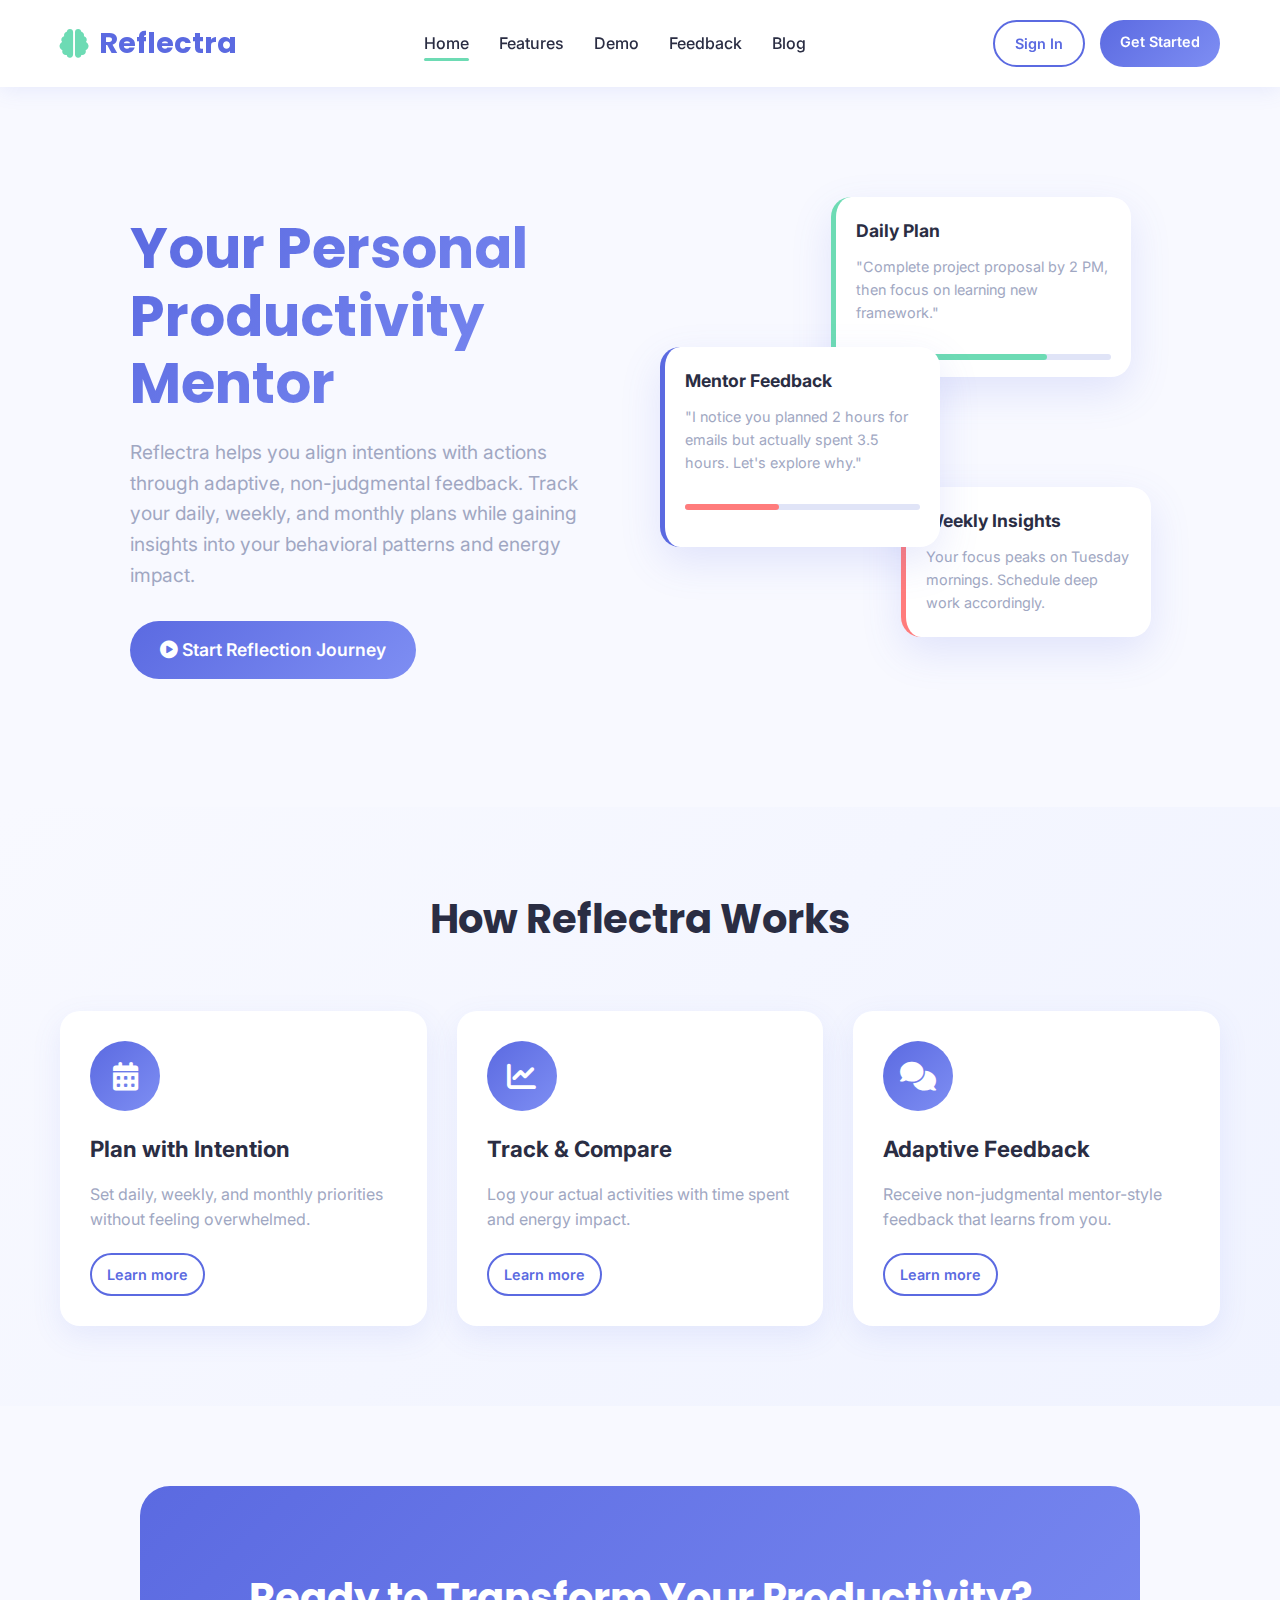
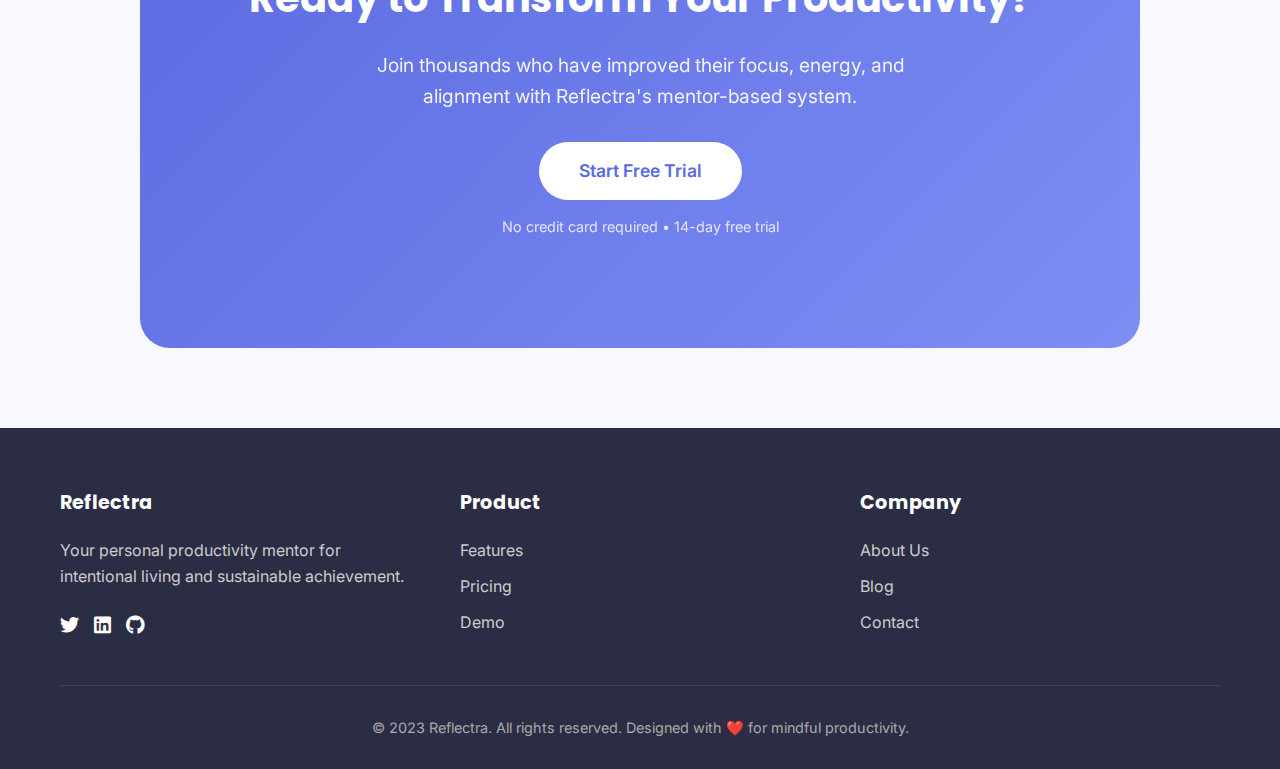
<file: Reflectra/index.html>
<!DOCTYPE html>
<html lang="en">
<head>
    <meta charset="UTF-8">
    <meta name="viewport" content="width=device-width, initial-scale=1.0">
    <title>Reflectra | Mentor-Based Productivity System</title>
    <link rel="stylesheet" href="https://cdnjs.cloudflare.com/ajax/libs/font-awesome/6.4.0/css/all.min.css">
    <link href="https://fonts.googleapis.com/css2?family=Poppins:wght@300;400;500;600;700&family=Inter:wght@300;400;500;600&display=swap" rel="stylesheet">
    <link rel="stylesheet" href="styles/main.css">
    <style>
        /* Hero Section */
        .hero {
            padding: 80px 0;
            display: flex;
            align-items: center;
            min-height: 80vh;
        }

        .hero-content {
            flex: 1;
            padding-right: 40px;
        }

        .hero h1 {
            font-family: 'Poppins', sans-serif;
            font-size: 3.5rem;
            line-height: 1.2;
            margin-bottom: 20px;
            background: var(--gradient);
            -webkit-background-clip: text;
            background-clip: text;
            color: transparent;
        }

        .hero p {
            font-size: 1.2rem;
            color: var(--gray);
            margin-bottom: 30px;
            max-width: 600px;
        }

        .hero-visual {
            flex: 1;
            position: relative;
            height: 500px;
        }

        .floating-element {
            position: absolute;
            border-radius: 20px;
            box-shadow: 0 15px 40px rgba(91, 106, 225, 0.15);
            background: white;
            overflow: hidden;
            animation: float 6s ease-in-out infinite;
            padding: 20px;
        }

        .floating-element:nth-child(1) {
            width: 300px;
            height: 180px;
            top: 0;
            right: 20px;
            animation-delay: 0s;
            border-left: 5px solid var(--accent);
        }

        .floating-element:nth-child(2) {
            width: 250px;
            height: 150px;
            bottom: 60px;
            right: 0;
            animation-delay: 2s;
            border-left: 5px solid var(--secondary);
        }

        .floating-element:nth-child(3) {
            width: 280px;
            height: 200px;
            top: 150px;
            left: 0;
            animation-delay: 4s;
            border-left: 5px solid var(--primary);
        }

        @keyframes float {
            0%, 100% { transform: translateY(0); }
            50% { transform: translateY(-20px); }
        }

        .floating-element h3 {
            font-size: 1.1rem;
            margin-bottom: 10px;
            color: var(--dark);
        }

        .floating-element p {
            font-size: 0.9rem;
            color: var(--gray);
        }

        /* Features Preview */
        .features-preview {
            padding: 80px 0;
            background: var(--mentor-bg);
        }

        .features-grid {
            display: grid;
            grid-template-columns: repeat(auto-fit, minmax(300px, 1fr));
            gap: 30px;
        }

        .feature-card {
            background: white;
            border-radius: 20px;
            padding: 30px;
            box-shadow: 0 10px 30px var(--shadow);
            transition: transform 0.3s;
        }

        .feature-card:hover {
            transform: translateY(-10px);
        }

        .feature-icon {
            width: 70px;
            height: 70px;
            border-radius: 50%;
            background: var(--gradient);
            display: flex;
            align-items: center;
            justify-content: center;
            margin-bottom: 20px;
            color: white;
            font-size: 1.8rem;
        }

        .feature-card h3 {
            font-size: 1.4rem;
            margin-bottom: 15px;
            color: var(--dark);
        }

        .feature-card p {
            color: var(--gray);
            margin-bottom: 20px;
        }

        /* CTA Section */
        .cta-section {
            padding: 80px 0;
            text-align: center;
            background: var(--gradient);
            color: white;
            border-radius: 30px;
            margin: 80px auto;
            max-width: 1000px;
        }

        .cta-section h2 {
            font-family: 'Poppins', sans-serif;
            font-size: 2.5rem;
            margin-bottom: 20px;
        }

        .cta-section p {
            font-size: 1.2rem;
            margin-bottom: 30px;
            opacity: 0.9;
            max-width: 600px;
            margin-left: auto;
            margin-right: auto;
        }

        .cta-btn {
            background: white;
            color: var(--primary);
            font-size: 1.1rem;
            padding: 15px 40px;
        }

        .cta-btn:hover {
            background: var(--light);
        }

        @media (max-width: 992px) {
            .hero {
                flex-direction: column;
                text-align: center;
            }
            
            .hero-content {
                padding-right: 0;
                margin-bottom: 40px;
            }
            
            .floating-element {
                position: relative;
                margin: 0 auto 30px;
                right: auto !important;
                left: auto !important;
                top: auto !important;
                bottom: auto !important;
            }
        }
    </style>
</head>
<body>
    <!-- Header -->
    <header>
        <div class="container header-content">
            <a href="index.html" class="logo">
                <i class="fas fa-brain"></i>
                <span>Reflectra</span>
            </a>
            <nav>
                <ul>
                    <li><a href="index.html" class="active">Home</a></li>
                    <li><a href="features.html">Features</a></li>
                    <li><a href="demo.html">Demo</a></li>
                    <li><a href="feedback.html">Feedback</a></li>
                    <li><a href="blog.html">Blog</a></li>
                </ul>
            </nav>
            <div class="auth-buttons">
                <a href="signin.html" class="btn btn-outline">Sign In</a>
                <a href="demo.html" class="btn btn-primary">Get Started</a>
            </div>
        </div>
    </header>

    <!-- Hero Section -->
    <section class="hero">
        <div class="container" style="display: flex; align-items: center;">
            <div class="hero-content">
                <h1>Your Personal Productivity Mentor</h1>
                <p>Reflectra helps you align intentions with actions through adaptive, non-judgmental feedback. Track your daily, weekly, and monthly plans while gaining insights into your behavioral patterns and energy impact.</p>
                <a href="demo.html" class="btn btn-primary" style="padding: 15px 30px; font-size: 1.1rem;">
                    <i class="fas fa-play-circle"></i> Start Reflection Journey
                </a>
            </div>
            <div class="hero-visual">
                <div class="floating-element">
                    <h3>Daily Plan</h3>
                    <p>"Complete project proposal by 2 PM, then focus on learning new framework."</p>
                    <div class="progress-bar" style="height: 6px; background: #e0e4f7; border-radius: 3px; margin-top: 15px;">
                        <div style="width: 75%; height: 100%; background: var(--accent); border-radius: 3px;"></div>
                    </div>
                </div>
                <div class="floating-element">
                    <h3>Weekly Insights</h3>
                    <p>Your focus peaks on Tuesday mornings. Schedule deep work accordingly.</p>
                    <div class="progress-bar" style="height: 6px; background: #e0e4f7; border-radius: 3px; margin-top: 15px;">
                        <div style="width: 60%; height: 100%; background: var(--primary); border-radius: 3px;"></div>
                    </div>
                </div>
                <div class="floating-element">
                    <h3>Mentor Feedback</h3>
                    <p>"I notice you planned 2 hours for emails but actually spent 3.5 hours. Let's explore why."</p>
                    <div class="progress-bar" style="height: 6px; background: #e0e4f7; border-radius: 3px; margin-top: 15px;">
                        <div style="width: 40%; height: 100%; background: var(--secondary); border-radius: 3px;"></div>
                    </div>
                </div>
            </div>
        </div>
    </section>

    <!-- Features Preview -->
    <section class="features-preview">
        <div class="container">
            <h2 class="section-title">How Reflectra Works</h2>
            <div class="features-grid">
                <div class="feature-card">
                    <div class="feature-icon">
                        <i class="fas fa-calendar-alt"></i>
                    </div>
                    <h3>Plan with Intention</h3>
                    <p>Set daily, weekly, and monthly priorities without feeling overwhelmed.</p>
                    <a href="features.html#planning" class="btn btn-outline" style="padding: 8px 15px; font-size: 0.9rem;">Learn more</a>
                </div>
                <div class="feature-card">
                    <div class="feature-icon">
                        <i class="fas fa-chart-line"></i>
                    </div>
                    <h3>Track & Compare</h3>
                    <p>Log your actual activities with time spent and energy impact.</p>
                    <a href="features.html#tracking" class="btn btn-outline" style="padding: 8px 15px; font-size: 0.9rem;">Learn more</a>
                </div>
                <div class="feature-card">
                    <div class="feature-icon">
                        <i class="fas fa-comments"></i>
                    </div>
                    <h3>Adaptive Feedback</h3>
                    <p>Receive non-judgmental mentor-style feedback that learns from you.</p>
                    <a href="features.html#feedback" class="btn btn-outline" style="padding: 8px 15px; font-size: 0.9rem;">Learn more</a>
                </div>
            </div>
        </div>
    </section>

    <!-- CTA Section -->
    <section class="container">
        <div class="cta-section">
            <h2>Ready to Transform Your Productivity?</h2>
            <p>Join thousands who have improved their focus, energy, and alignment with Reflectra's mentor-based system.</p>
            <a href="signin.html" class="btn cta-btn">Start Free Trial</a>
            <p style="margin-top: 15px; font-size: 0.9rem; opacity: 0.8;">No credit card required • 14-day free trial</p>
        </div>
    </section>

    <!-- Footer -->
    <footer>
        <div class="container">
            <div class="footer-content">
                <div class="footer-column">
                    <h3>Reflectra</h3>
                    <p style="color: #ccc; margin-bottom: 20px;">Your personal productivity mentor for intentional living and sustainable achievement.</p>
                    <div style="display: flex; gap: 15px; font-size: 1.2rem;">
                        <a href="#" style="color: white;"><i class="fab fa-twitter"></i></a>
                        <a href="#" style="color: white;"><i class="fab fa-linkedin"></i></a>
                        <a href="#" style="color: white;"><i class="fab fa-github"></i></a>
                    </div>
                </div>
                <div class="footer-column">
                    <h3>Product</h3>
                    <ul>
                        <li><a href="features.html">Features</a></li>
                        <li><a href="pricing.html">Pricing</a></li>
                        <li><a href="demo.html">Demo</a></li>
                    </ul>
                </div>
                <div class="footer-column">
                    <h3>Company</h3>
                    <ul>
                        <li><a href="about.html">About Us</a></li>
                        <li><a href="blog.html">Blog</a></li>
                        <li><a href="contact.html">Contact</a></li>
                    </ul>
                </div>
            </div>
            <div class="copyright">
                <p>&copy; 2023 Reflectra. All rights reserved. Designed with ❤️ for mindful productivity.</p>
            </div>
        </div>
    </footer>

    <script src="js/main.js"></script>
</body>
</html>
</file>
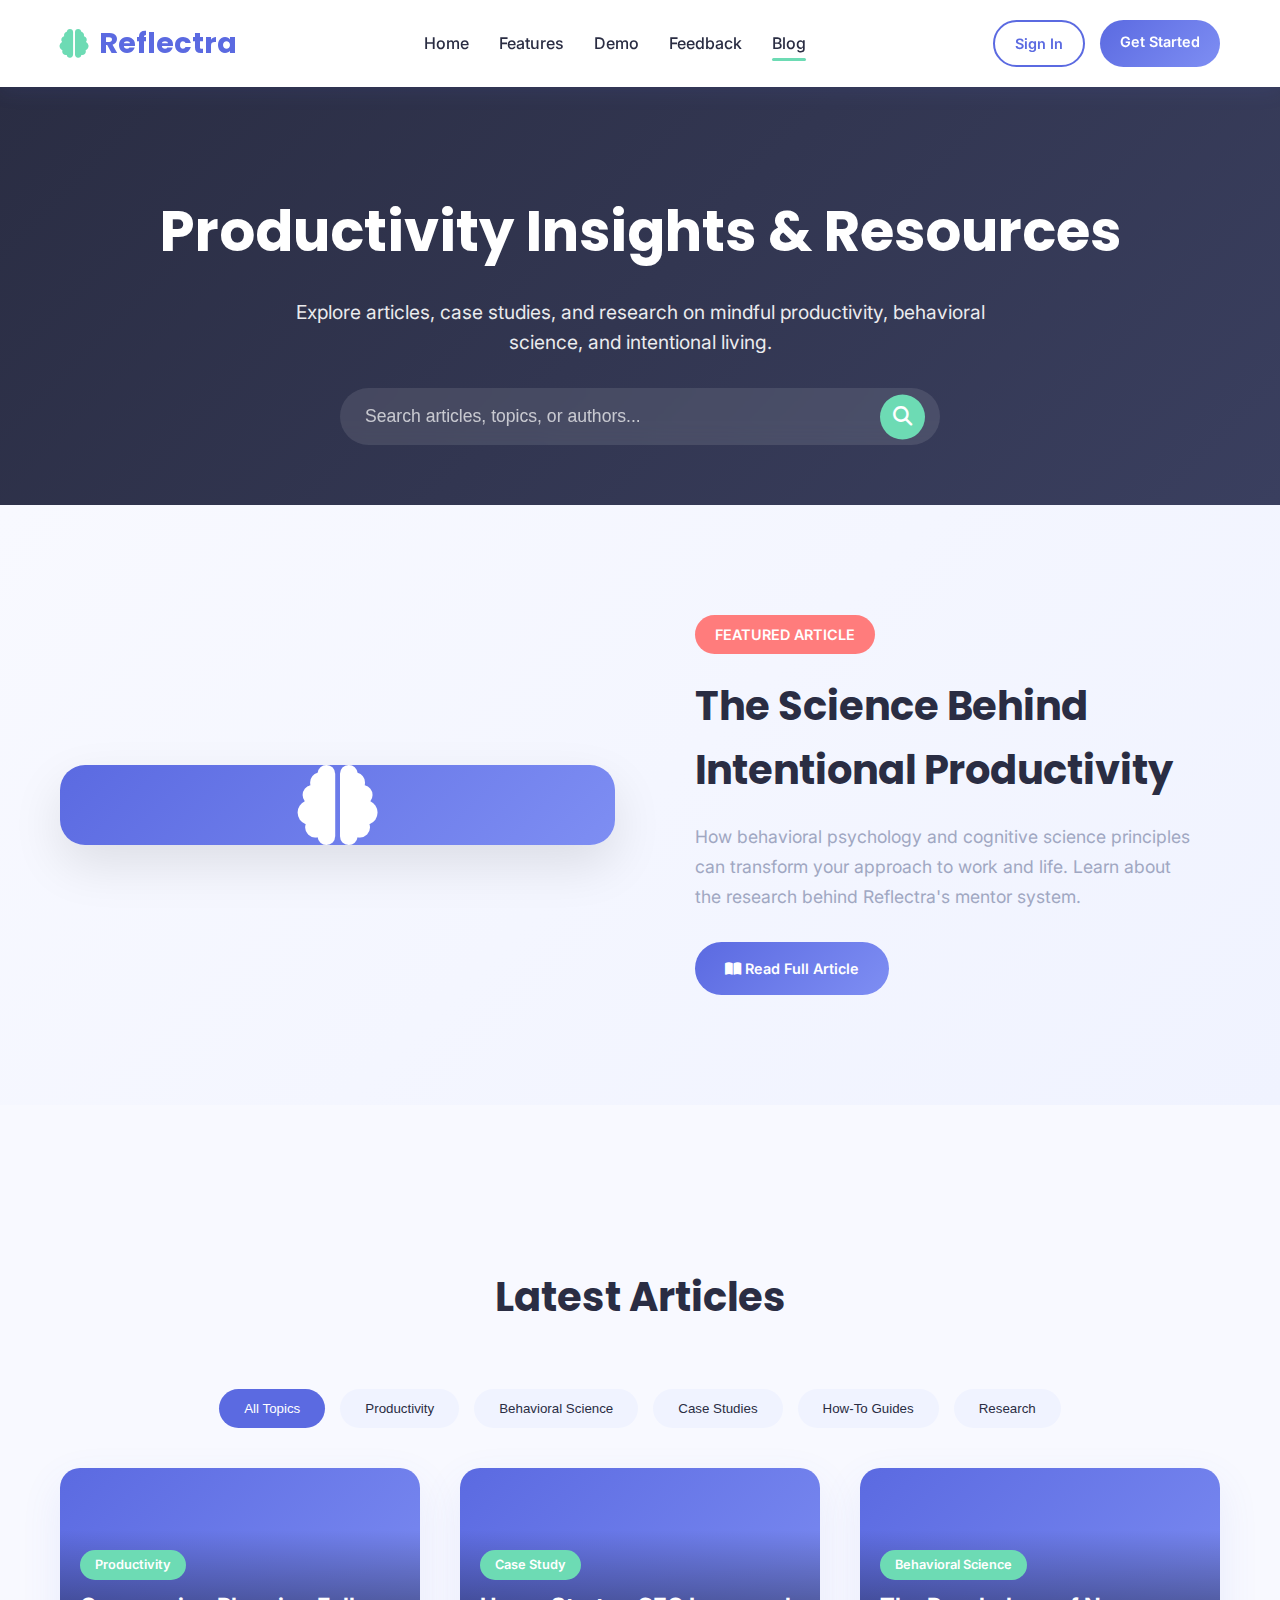
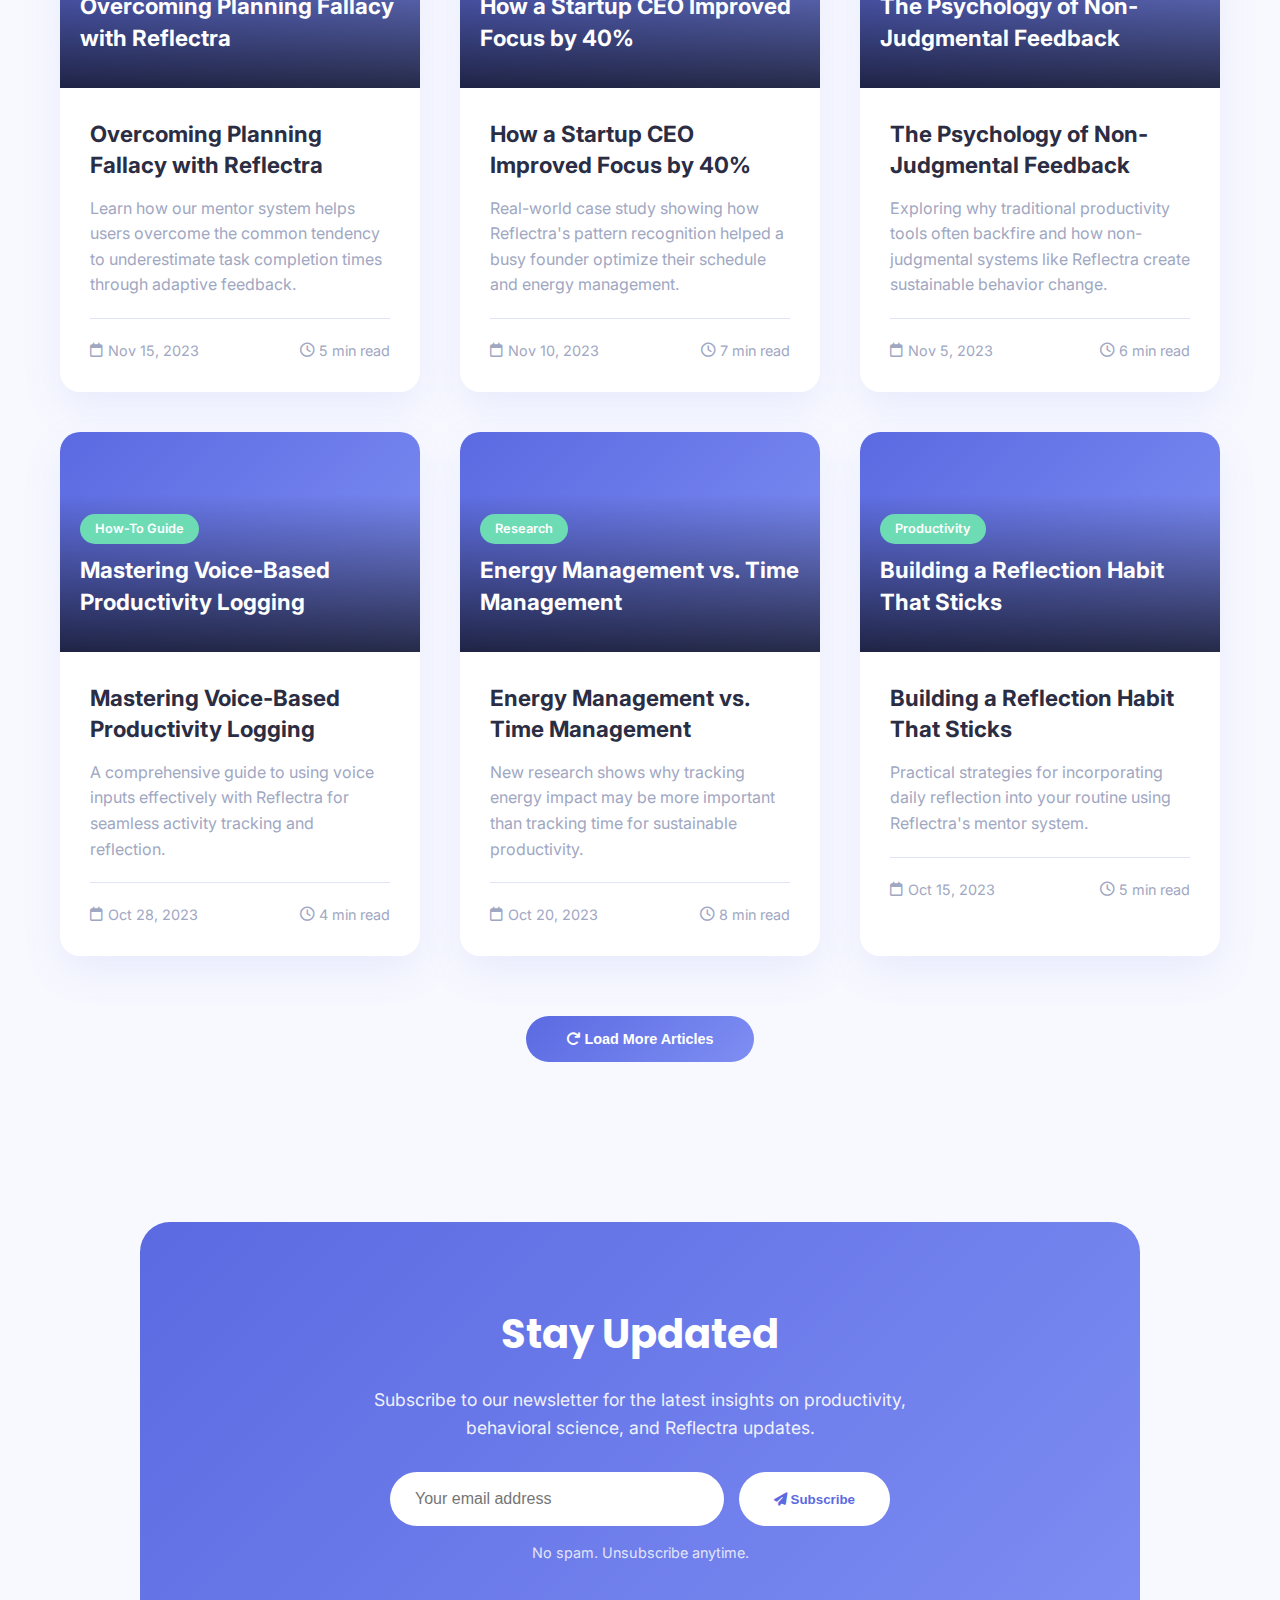
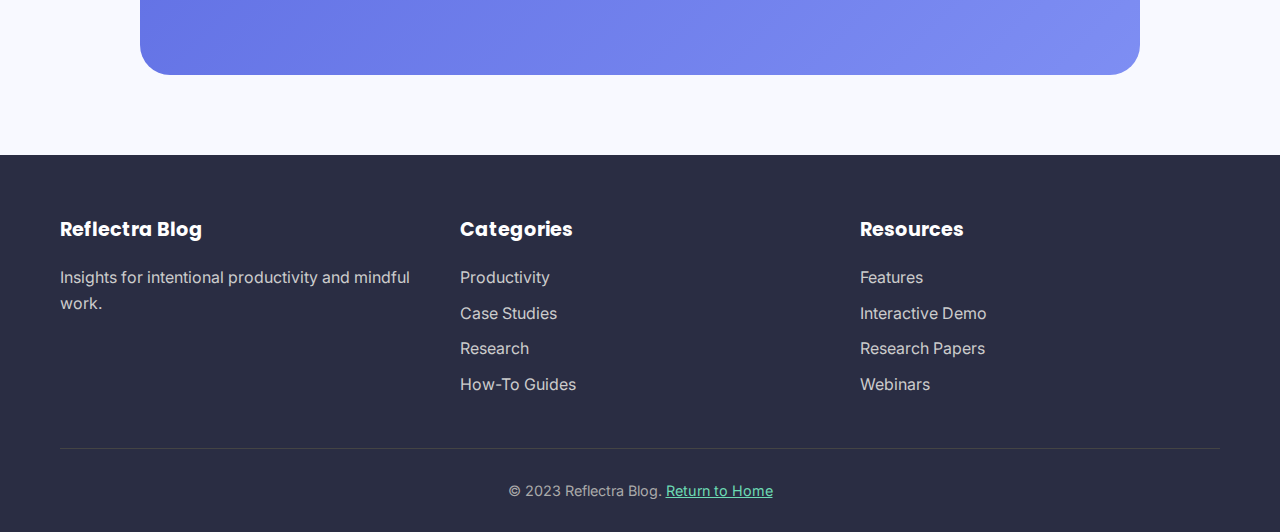
<file: Reflectra/blog.html>
<!DOCTYPE html>
<html lang="en">
<head>
    <meta charset="UTF-8">
    <meta name="viewport" content="width=device-width, initial-scale=1.0">
    <title>Reflectra | Blog & Resources</title>
    <link rel="stylesheet" href="https://cdnjs.cloudflare.com/ajax/libs/font-awesome/6.4.0/css/all.min.css">
    <link href="https://fonts.googleapis.com/css2?family=Poppins:wght@300;400;500;600;700&family=Inter:wght@300;400;500;600&display=swap" rel="stylesheet">
    <link rel="stylesheet" href="styles/main.css">
    <style>
        /* Blog Page Specific */
        .blog-hero {
            padding: 100px 0 60px;
            background: linear-gradient(135deg, #2A2D43 0%, #3A3F5F 100%);
            color: white;
            text-align: center;
        }

        .blog-hero h1 {
            font-family: 'Poppins', sans-serif;
            font-size: 3.5rem;
            margin-bottom: 20px;
        }

        .blog-hero p {
            font-size: 1.2rem;
            opacity: 0.9;
            max-width: 700px;
            margin: 0 auto 30px;
        }

        .search-container {
            max-width: 600px;
            margin: 0 auto;
            position: relative;
        }

        .search-input {
            width: 100%;
            padding: 18px 60px 18px 25px;
            border-radius: 50px;
            border: none;
            font-size: 1.1rem;
            background: rgba(255, 255, 255, 0.1);
            color: white;
            backdrop-filter: blur(10px);
        }

        .search-input::placeholder {
            color: rgba(255, 255, 255, 0.7);
        }

        .search-btn {
            position: absolute;
            right: 15px;
            top: 50%;
            transform: translateY(-50%);
            background: var(--accent);
            border: none;
            width: 45px;
            height: 45px;
            border-radius: 50%;
            color: white;
            cursor: pointer;
            font-size: 1.2rem;
        }

        /* Blog Grid */
        .blog-section {
            padding: 80px 0;
        }

        .blog-categories {
            display: flex;
            flex-wrap: wrap;
            gap: 15px;
            margin-bottom: 40px;
            justify-content: center;
        }

        .category-btn {
            padding: 12px 25px;
            background: #f0f3ff;
            border: none;
            border-radius: 50px;
            font-weight: 500;
            color: var(--dark);
            cursor: pointer;
            transition: all 0.3s;
        }

        .category-btn.active,
        .category-btn:hover {
            background: var(--primary);
            color: white;
        }

        .blog-grid {
            display: grid;
            grid-template-columns: repeat(auto-fill, minmax(350px, 1fr));
            gap: 40px;
            margin-bottom: 60px;
        }

        .blog-card {
            background: white;
            border-radius: 20px;
            overflow: hidden;
            box-shadow: 0 15px 40px var(--shadow);
            transition: all 0.4s;
            position: relative;
        }

        .blog-card:hover {
            transform: translateY(-10px);
            box-shadow: 0 25px 50px rgba(91, 106, 225, 0.2);
        }

        .blog-image {
            height: 220px;
            background: var(--gradient);
            position: relative;
            overflow: hidden;
        }

        .blog-image-content {
            position: absolute;
            bottom: 0;
            left: 0;
            right: 0;
            padding: 20px;
            background: linear-gradient(transparent, rgba(0,0,0,0.7));
            color: white;
        }

        .blog-category {
            display: inline-block;
            padding: 5px 15px;
            background: var(--accent);
            color: white;
            border-radius: 20px;
            font-size: 0.8rem;
            font-weight: 600;
            margin-bottom: 10px;
        }

        .blog-card-content {
            padding: 30px;
        }

        .blog-card h3 {
            font-size: 1.4rem;
            margin-bottom: 15px;
            color: var(--dark);
            line-height: 1.4;
        }

        .blog-card p {
            color: var(--gray);
            margin-bottom: 20px;
            line-height: 1.6;
        }

        .blog-meta {
            display: flex;
            justify-content: space-between;
            align-items: center;
            padding-top: 20px;
            border-top: 1px solid #e0e4f7;
            color: var(--gray);
            font-size: 0.9rem;
        }

        .blog-date {
            display: flex;
            align-items: center;
            gap: 5px;
        }

        .blog-read-time {
            display: flex;
            align-items: center;
            gap: 5px;
        }

        /* Featured Post */
        .featured-post {
            background: var(--mentor-bg);
            padding: 80px 0;
            margin-bottom: 80px;
        }

        .featured-container {
            display: grid;
            grid-template-columns: 1fr 1fr;
            gap: 50px;
            align-items: center;
        }

        .featured-image {
            border-radius: 25px;
            overflow: hidden;
            box-shadow: 0 20px 50px rgba(0,0,0,0.1);
        }

        .featured-image img {
            width: 100%;
            height: 400px;
            object-fit: cover;
        }

        .featured-content {
            padding: 30px;
        }

        .featured-badge {
            display: inline-block;
            padding: 8px 20px;
            background: var(--secondary);
            color: white;
            border-radius: 20px;
            font-size: 0.9rem;
            font-weight: 600;
            margin-bottom: 20px;
        }

        .featured-content h2 {
            font-family: 'Poppins', sans-serif;
            font-size: 2.5rem;
            margin-bottom: 20px;
            color: var(--dark);
        }

        .featured-content p {
            font-size: 1.1rem;
            color: var(--gray);
            margin-bottom: 30px;
            line-height: 1.7;
        }

        /* Newsletter */
        .newsletter-section {
            padding: 80px 0;
            text-align: center;
            background: var(--gradient);
            color: white;
            border-radius: 30px;
            margin: 80px auto;
            max-width: 1000px;
        }

        .newsletter-section h2 {
            font-family: 'Poppins', sans-serif;
            font-size: 2.5rem;
            margin-bottom: 20px;
        }

        .newsletter-section p {
            font-size: 1.1rem;
            opacity: 0.9;
            max-width: 600px;
            margin: 0 auto 30px;
        }

        .newsletter-form {
            max-width: 500px;
            margin: 0 auto;
            display: flex;
            gap: 15px;
        }

        .newsletter-form input {
            flex: 1;
            padding: 18px 25px;
            border-radius: 50px;
            border: none;
            font-size: 1rem;
        }

        .newsletter-form button {
            padding: 18px 35px;
            border-radius: 50px;
            border: none;
            background: white;
            color: var(--primary);
            font-weight: 600;
            cursor: pointer;
        }

        @media (max-width: 992px) {
            .featured-container {
                grid-template-columns: 1fr;
            }
            
            .blog-hero h1 {
                font-size: 2.5rem;
            }
            
            .newsletter-form {
                flex-direction: column;
            }
        }
    </style>
</head>
<body>
    <!-- Header -->
    <header>
        <div class="container header-content">
            <a href="index.html" class="logo">
                <i class="fas fa-brain"></i>
                <span>Reflectra</span>
            </a>
            <nav>
                <ul>
                    <li><a href="index.html">Home</a></li>
                    <li><a href="features.html">Features</a></li>
                    <li><a href="demo.html">Demo</a></li>
                    <li><a href="feedback.html">Feedback</a></li>
                    <li><a href="blog.html" class="active">Blog</a></li>
                </ul>
            </nav>
            <div class="auth-buttons">
                <a href="signin.html" class="btn btn-outline">Sign In</a>
                <a href="signin.html" class="btn btn-primary">Get Started</a>
            </div>
        </div>
    </header>

    <!-- Hero -->
    <section class="blog-hero">
        <div class="container">
            <h1>Productivity Insights & Resources</h1>
            <p>Explore articles, case studies, and research on mindful productivity, behavioral science, and intentional living.</p>
            
            <div class="search-container">
                <input type="text" class="search-input" placeholder="Search articles, topics, or authors...">
                <button class="search-btn">
                    <i class="fas fa-search"></i>
                </button>
            </div>
        </div>
    </section>

    <!-- Featured Post -->
    <section class="featured-post">
        <div class="container">
            <div class="featured-container">
                <div class="featured-image">
                    <div style="width: 100%; height: 100%; background: var(--gradient); display: flex; align-items: center; justify-content: center; color: white; font-size: 5rem;">
                        <i class="fas fa-brain"></i>
                    </div>
                </div>
                <div class="featured-content">
                    <span class="featured-badge">FEATURED ARTICLE</span>
                    <h2>The Science Behind Intentional Productivity</h2>
                    <p>How behavioral psychology and cognitive science principles can transform your approach to work and life. Learn about the research behind Reflectra's mentor system.</p>
                    <a href="#" class="btn btn-primary" style="padding: 15px 30px;">
                        <i class="fas fa-book-open"></i> Read Full Article
                    </a>
                </div>
            </div>
        </div>
    </section>

    <!-- Blog Grid -->
    <section class="blog-section">
        <div class="container">
            <h2 class="section-title">Latest Articles</h2>
            
            <div class="blog-categories">
                <button class="category-btn active">All Topics</button>
                <button class="category-btn">Productivity</button>
                <button class="category-btn">Behavioral Science</button>
                <button class="category-btn">Case Studies</button>
                <button class="category-btn">How-To Guides</button>
                <button class="category-btn">Research</button>
            </div>
            
            <div class="blog-grid">
                <div class="blog-card">
                    <div class="blog-image">
                        <div class="blog-image-content">
                            <span class="blog-category">Productivity</span>
                            <h3 style="color: white;">Overcoming Planning Fallacy with Reflectra</h3>
                        </div>
                    </div>
                    <div class="blog-card-content">
                        <h3>Overcoming Planning Fallacy with Reflectra</h3>
                        <p>Learn how our mentor system helps users overcome the common tendency to underestimate task completion times through adaptive feedback.</p>
                        <div class="blog-meta">
                            <span class="blog-date"><i class="far fa-calendar"></i> Nov 15, 2023</span>
                            <span class="blog-read-time"><i class="far fa-clock"></i> 5 min read</span>
                        </div>
                    </div>
                </div>
                
                <div class="blog-card">
                    <div class="blog-image">
                        <div class="blog-image-content">
                            <span class="blog-category">Case Study</span>
                            <h3 style="color: white;">How a Startup CEO Improved Focus by 40%</h3>
                        </div>
                    </div>
                    <div class="blog-card-content">
                        <h3>How a Startup CEO Improved Focus by 40%</h3>
                        <p>Real-world case study showing how Reflectra's pattern recognition helped a busy founder optimize their schedule and energy management.</p>
                        <div class="blog-meta">
                            <span class="blog-date"><i class="far fa-calendar"></i> Nov 10, 2023</span>
                            <span class="blog-read-time"><i class="far fa-clock"></i> 7 min read</span>
                        </div>
                    </div>
                </div>
                
                <div class="blog-card">
                    <div class="blog-image">
                        <div class="blog-image-content">
                            <span class="blog-category">Behavioral Science</span>
                            <h3 style="color: white;">The Psychology of Non-Judgmental Feedback</h3>
                        </div>
                    </div>
                    <div class="blog-card-content">
                        <h3>The Psychology of Non-Judgmental Feedback</h3>
                        <p>Exploring why traditional productivity tools often backfire and how non-judgmental systems like Reflectra create sustainable behavior change.</p>
                        <div class="blog-meta">
                            <span class="blog-date"><i class="far fa-calendar"></i> Nov 5, 2023</span>
                            <span class="blog-read-time"><i class="far fa-clock"></i> 6 min read</span>
                        </div>
                    </div>
                </div>
                
                <div class="blog-card">
                    <div class="blog-image">
                        <div class="blog-image-content">
                            <span class="blog-category">How-To Guide</span>
                            <h3 style="color: white;">Mastering Voice-Based Productivity Logging</h3>
                        </div>
                    </div>
                    <div class="blog-card-content">
                        <h3>Mastering Voice-Based Productivity Logging</h3>
                        <p>A comprehensive guide to using voice inputs effectively with Reflectra for seamless activity tracking and reflection.</p>
                        <div class="blog-meta">
                            <span class="blog-date"><i class="far fa-calendar"></i> Oct 28, 2023</span>
                            <span class="blog-read-time"><i class="far fa-clock"></i> 4 min read</span>
                        </div>
                    </div>
                </div>
                
                <div class="blog-card">
                    <div class="blog-image">
                        <div class="blog-image-content">
                            <span class="blog-category">Research</span>
                            <h3 style="color: white;">Energy Management vs. Time Management</h3>
                        </div>
                    </div>
                    <div class="blog-card-content">
                        <h3>Energy Management vs. Time Management</h3>
                        <p>New research shows why tracking energy impact may be more important than tracking time for sustainable productivity.</p>
                        <div class="blog-meta">
                            <span class="blog-date"><i class="far fa-calendar"></i> Oct 20, 2023</span>
                            <span class="blog-read-time"><i class="far fa-clock"></i> 8 min read</span>
                        </div>
                    </div>
                </div>
                
                <div class="blog-card">
                    <div class="blog-image">
                        <div class="blog-image-content">
                            <span class="blog-category">Productivity</span>
                            <h3 style="color: white;">Building a Reflection Habit That Sticks</h3>
                        </div>
                    </div>
                    <div class="blog-card-content">
                        <h3>Building a Reflection Habit That Sticks</h3>
                        <p>Practical strategies for incorporating daily reflection into your routine using Reflectra's mentor system.</p>
                        <div class="blog-meta">
                            <span class="blog-date"><i class="far fa-calendar"></i> Oct 15, 2023</span>
                            <span class="blog-read-time"><i class="far fa-clock"></i> 5 min read</span>
                        </div>
                    </div>
                </div>
            </div>
            
            <div style="text-align: center;">
                <button class="btn btn-primary" style="padding: 15px 40px;">
                    <i class="fas fa-redo"></i> Load More Articles
                </button>
            </div>
        </div>
    </section>

    <!-- Newsletter -->
    <section class="newsletter-section">
        <div class="container">
            <h2>Stay Updated</h2>
            <p>Subscribe to our newsletter for the latest insights on productivity, behavioral science, and Reflectra updates.</p>
            
            <form class="newsletter-form" id="newsletterForm">
                <input type="email" placeholder="Your email address" required>
                <button type="submit">
                    <i class="fas fa-paper-plane"></i> Subscribe
                </button>
            </form>
            
            <p style="font-size: 0.9rem; opacity: 0.8; margin-top: 15px;">
                No spam. Unsubscribe anytime.
            </p>
        </div>
    </section>

    <!-- Footer -->
    <footer>
        <div class="container">
            <div class="footer-content">
                <div class="footer-column">
                    <h3>Reflectra Blog</h3>
                    <p style="color: #ccc; margin-bottom: 20px;">Insights for intentional productivity and mindful work.</p>
                </div>
                <div class="footer-column">
                    <h3>Categories</h3>
                    <ul>
                        <li><a href="#">Productivity</a></li>
                        <li><a href="#">Case Studies</a></li>
                        <li><a href="#">Research</a></li>
                        <li><a href="#">How-To Guides</a></li>
                    </ul>
                </div>
                <div class="footer-column">
                    <h3>Resources</h3>
                    <ul>
                        <li><a href="features.html">Features</a></li>
                        <li><a href="demo.html">Interactive Demo</a></li>
                        <li><a href="#">Research Papers</a></li>
                        <li><a href="#">Webinars</a></li>
                    </ul>
                </div>
            </div>
            <div class="copyright">
                <p>&copy; 2023 Reflectra Blog. <a href="index.html" style="color: #6DDBB4;">Return to Home</a></p>
            </div>
        </div>
    </footer>

    <script src="js/main.js"></script>
    <script>
        document.addEventListener('DOMContentLoaded', function() {
            // Blog search functionality
            const searchInput = document.querySelector('.search-input');
            const searchBtn = document.querySelector('.search-btn');
            
            searchBtn.addEventListener('click', function() {
                if (searchInput.value.trim()) {
                    showNotification(`Searching for: "${searchInput.value}"`, 'info');
                }
            });
            
            searchInput.addEventListener('keypress', function(e) {
                if (e.key === 'Enter' && searchInput.value.trim()) {
                    showNotification(`Searching for: "${searchInput.value}"`, 'info');
                }
            });
            
            // Category filtering
            const categoryBtns = document.querySelectorAll('.category-btn');
            categoryBtns.forEach(btn => {
                btn.addEventListener('click', function() {
                    categoryBtns.forEach(b => b.classList.remove('active'));
                    this.classList.add('active');
                    
                    const category = this.textContent;
                    if (category !== 'All Topics') {
                        showNotification(`Filtering by: ${category}`, 'info');
                    }
                });
            });
            
            // Newsletter form
            const newsletterForm = document.getElementById('newsletterForm');
            newsletterForm.addEventListener('submit', function(e) {
                e.preventDefault();
                const email = this.querySelector('input').value;
                showNotification(`Thank you for subscribing with: ${email}`, 'success');
                this.reset();
            });
            
            // Blog card click handlers
            document.querySelectorAll('.blog-card').forEach(card => {
                card.addEventListener('click', function(e) {
                    if (!e.target.closest('a')) {
                        const title = this.querySelector('h3').textContent;
                        showNotification(`Opening article: "${title}"`, 'info');
                    }
                });
            });
            
            // Load more button
            document.querySelector('.btn.btn-primary').addEventListener('click', function() {
                showNotification('Loading more articles...', 'info');
                // In a real app, this would load more content
                setTimeout(() => {
                    showNotification('More articles loaded!', 'success');
                }, 1500);
            });
        });
    </script>
</body>
</html>
</file>
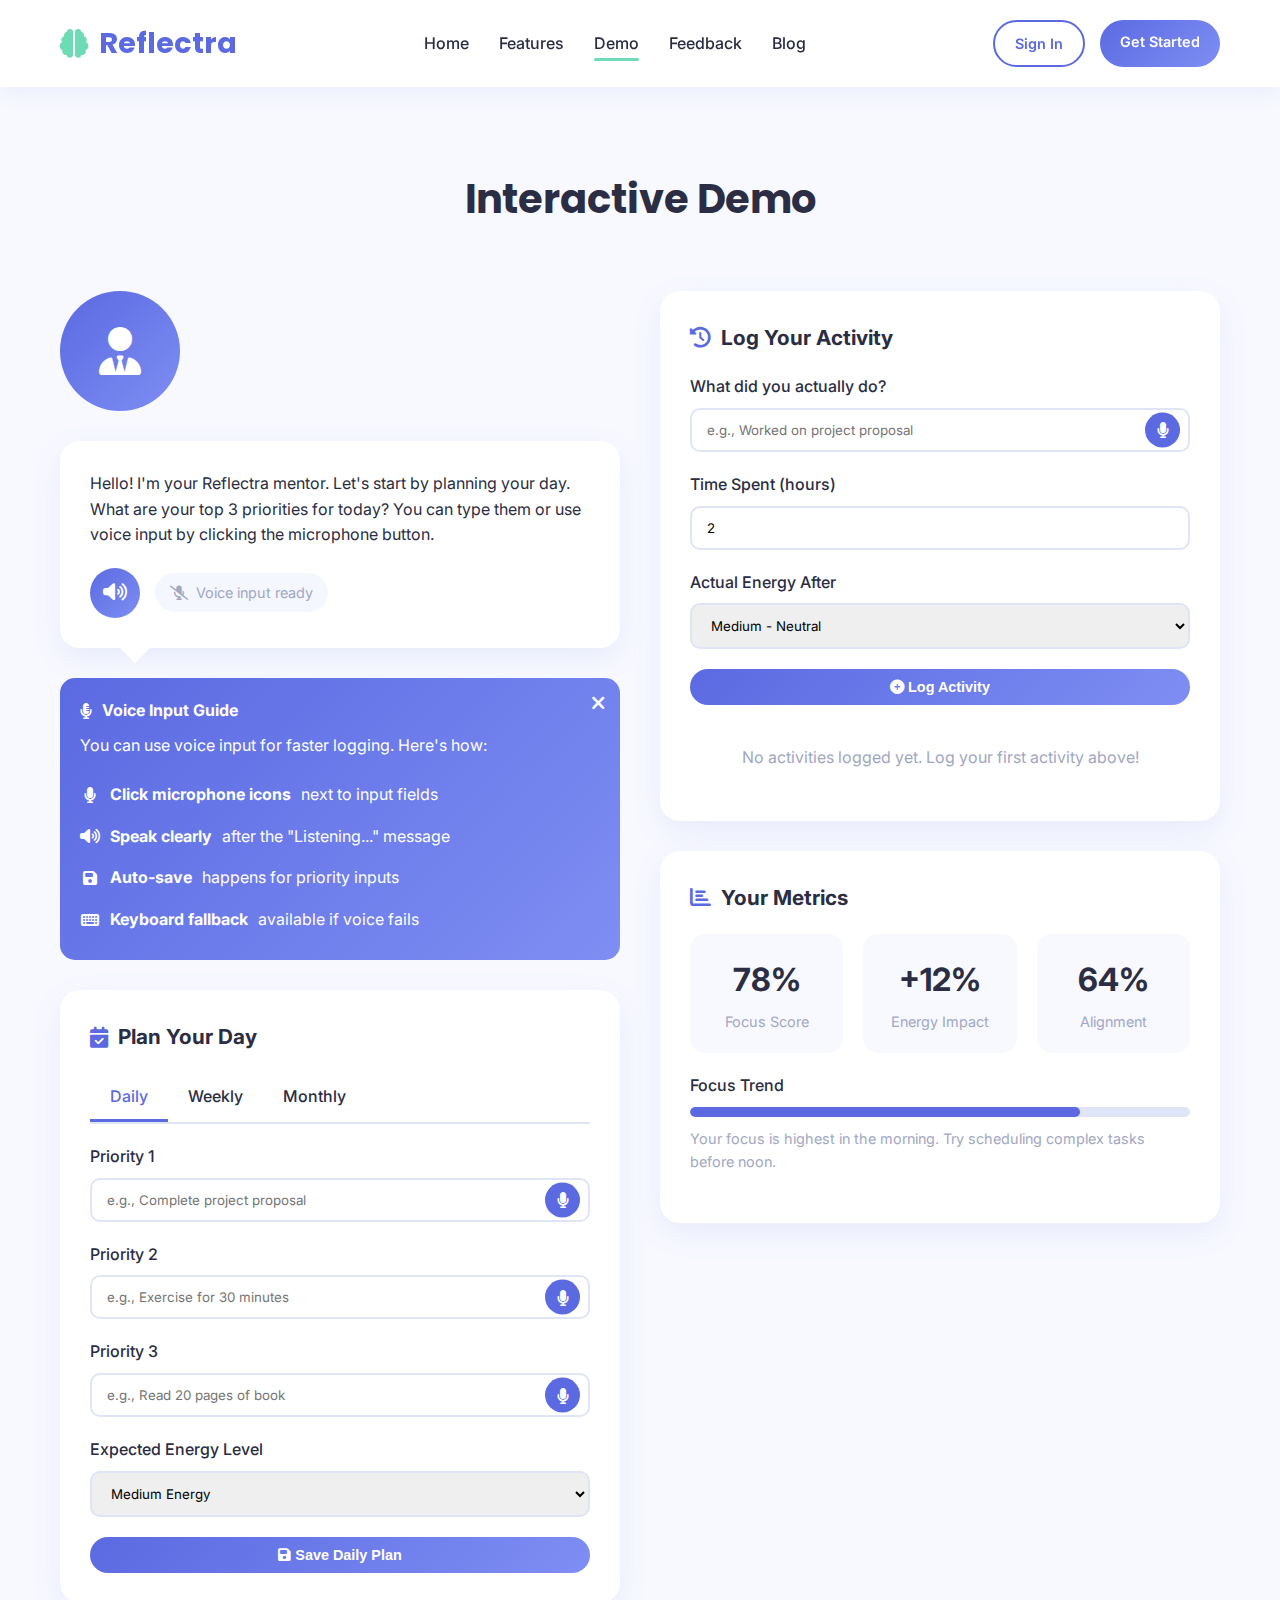
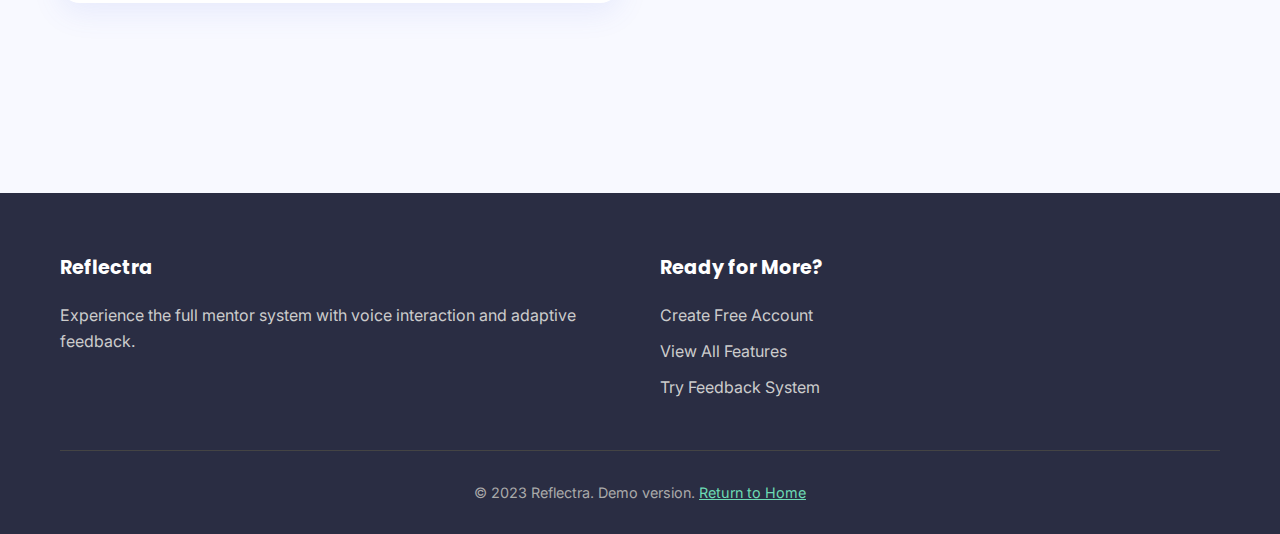
<file: Reflectra/demo.html>
<!DOCTYPE html>
<html lang="en">
<head>
    <meta charset="UTF-8">
    <meta name="viewport" content="width=device-width, initial-scale=1.0">
    <title>Reflectra | Interactive Demo</title>
    <link rel="stylesheet" href="https://cdnjs.cloudflare.com/ajax/libs/font-awesome/6.4.0/css/all.min.css">
    <link href="https://fonts.googleapis.com/css2?family=Poppins:wght@300;400;500;600;700&family=Inter:wght@300;400;500;600&display=swap" rel="stylesheet">
    <link rel="stylesheet" href="styles/main.css">
    <style>
        .demo-section {
            padding: 80px 0;
        }

        .demo-container {
            display: flex;
            gap: 40px;
            align-items: flex-start;
        }

        .demo-left {
            flex: 1;
        }

        .demo-right {
            flex: 1;
        }

        .mentor-avatar {
            width: 120px;
            height: 120px;
            border-radius: 50%;
            background: var(--gradient);
            display: flex;
            align-items: center;
            justify-content: center;
            margin-bottom: 30px;
            font-size: 3rem;
            color: white;
            animation: pulse 2s infinite;
        }

        @keyframes pulse {
            0% { box-shadow: 0 0 0 0 rgba(91, 106, 225, 0.7); }
            70% { box-shadow: 0 0 0 15px rgba(91, 106, 225, 0); }
            100% { box-shadow: 0 0 0 0 rgba(91, 106, 225, 0); }
        }

        .mentor-speech {
            background: white;
            border-radius: 20px;
            padding: 30px;
            box-shadow: 0 10px 30px var(--shadow);
            position: relative;
            margin-bottom: 30px;
            min-height: 200px;
            display: flex;
            flex-direction: column;
            justify-content: space-between;
        }

        .mentor-speech::after {
            content: '';
            position: absolute;
            bottom: -15px;
            left: 60px;
            width: 0;
            height: 0;
            border-left: 15px solid transparent;
            border-right: 15px solid transparent;
            border-top: 15px solid white;
        }

        .voice-controls {
            display: flex;
            gap: 15px;
            margin-top: 20px;
            align-items: center;
        }

        .voice-btn {
            width: 50px;
            height: 50px;
            border-radius: 50%;
            background: var(--gradient);
            border: none;
            color: white;
            font-size: 1.2rem;
            cursor: pointer;
            transition: transform 0.3s;
            display: flex;
            align-items: center;
            justify-content: center;
        }

        .voice-btn:hover {
            transform: scale(1.1);
        }

        .voice-status {
            font-size: 0.9rem;
            color: var(--gray);
            padding: 8px 15px;
            background: #f5f7ff;
            border-radius: 20px;
            display: flex;
            align-items: center;
            gap: 8px;
        }

        .listening .voice-status {
            color: var(--primary);
            background: rgba(91, 106, 225, 0.1);
        }

        .demo-card {
            background: white;
            border-radius: 20px;
            padding: 30px;
            box-shadow: 0 10px 30px var(--shadow);
            margin-bottom: 30px;
        }

        .demo-card h3 {
            margin-bottom: 20px;
            color: var(--dark);
            font-size: 1.3rem;
            display: flex;
            align-items: center;
            gap: 10px;
        }

        .demo-card h3 i {
            color: var(--primary);
        }

        .input-group {
            margin-bottom: 20px;
        }

        .input-group label {
            display: block;
            margin-bottom: 8px;
            font-weight: 500;
            color: var(--dark);
        }

        .input-group input, .input-group textarea, .input-group select {
            width: 100%;
            padding: 12px 15px;
            border-radius: 10px;
            border: 2px solid #e0e4f7;
            font-family: 'Inter', sans-serif;
            transition: border-color 0.3s;
        }

        .input-group input:focus, .input-group textarea:focus, .input-group select:focus {
            outline: none;
            border-color: var(--primary);
        }

        .planning-tabs {
            display: flex;
            margin-bottom: 20px;
            border-bottom: 2px solid #e0e4f7;
        }

        .tab {
            padding: 10px 20px;
            cursor: pointer;
            font-weight: 500;
            border-bottom: 3px solid transparent;
            transition: all 0.3s;
        }

        .tab.active {
            color: var(--primary);
            border-bottom-color: var(--primary);
        }

        .tab-content {
            display: none;
        }

        .tab-content.active {
            display: block;
        }

        .voice-tutorial {
            background: linear-gradient(135deg, var(--primary) 0%, var(--primary-light) 100%);
            color: white;
            padding: 20px;
            border-radius: 15px;
            margin-bottom: 30px;
            animation: slideInDown 0.5s;
            position: relative;
        }

        @keyframes slideInDown {
            from {
                opacity: 0;
                transform: translateY(-20px);
            }
            to {
                opacity: 1;
                transform: translateY(0);
            }
        }

        .voice-tutorial h4 {
            margin-bottom: 10px;
            display: flex;
            align-items: center;
            gap: 10px;
        }

        .voice-tutorial ul {
            list-style: none;
            padding-left: 0;
            margin-top: 15px;
        }

        .voice-tutorial li {
            padding: 8px 0;
            display: flex;
            align-items: center;
            gap: 10px;
        }

        .voice-tutorial li i {
            width: 20px;
            text-align: center;
        }

        .close-tutorial {
            position: absolute;
            top: 15px;
            right: 15px;
            background: transparent;
            border: none;
            color: white;
            cursor: pointer;
            font-size: 1.2rem;
        }

        /* Voice Input Field */
        .voice-input-container {
            position: relative;
        }

        .voice-input-btn {
            position: absolute;
            right: 10px;
            top: 50%;
            transform: translateY(-50%);
            background: var(--primary);
            color: white;
            border: none;
            border-radius: 50%;
            width: 35px;
            height: 35px;
            cursor: pointer;
            font-size: 1rem;
            display: flex;
            align-items: center;
            justify-content: center;
            transition: all 0.3s;
        }

        .voice-input-btn:hover {
            background: var(--primary-light);
            transform: translateY(-50%) scale(1.1);
        }

        .voice-input-btn.listening {
            background: var(--secondary);
            animation: pulse 1.5s infinite;
        }

        .input-with-voice input {
            padding-right: 50px !important;
        }

        .activity-log {
            max-height: 300px;
            overflow-y: auto;
            margin-top: 20px;
        }

        .activity-item {
            padding: 15px;
            border-bottom: 1px solid #e0e4f7;
            display: flex;
            justify-content: space-between;
            align-items: center;
        }

        .activity-item:last-child {
            border-bottom: none;
        }

        .activity-info h4 {
            margin-bottom: 5px;
            color: var(--dark);
        }

        .activity-meta {
            display: flex;
            gap: 15px;
            font-size: 0.9rem;
            color: var(--gray);
        }

        .metrics-grid {
            display: grid;
            grid-template-columns: repeat(3, 1fr);
            gap: 20px;
            margin-bottom: 20px;
        }

        .metric-card {
            text-align: center;
            padding: 20px;
            background: #f8f9ff;
            border-radius: 15px;
        }

        .metric-value {
            font-size: 2rem;
            font-weight: 700;
            margin-bottom: 5px;
        }

        .metric-label {
            font-size: 0.9rem;
            color: var(--gray);
        }

        .progress-bar {
            height: 10px;
            background: #e0e4f7;
            border-radius: 5px;
            margin-bottom: 10px;
            overflow: hidden;
        }

        .progress-fill {
            height: 100%;
            border-radius: 5px;
            transition: width 0.5s;
        }

        @media (max-width: 992px) {
            .demo-container {
                flex-direction: column;
            }
            
            .metrics-grid {
                grid-template-columns: repeat(2, 1fr);
            }
        }
    </style>
</head>
<body>
    <!-- Header -->
    <header>
        <div class="container header-content">
            <a href="index.html" class="logo">
                <i class="fas fa-brain"></i>
                <span>Reflectra</span>
            </a>
            <nav>
                <ul>
                    <li><a href="index.html">Home</a></li>
                    <li><a href="features.html">Features</a></li>
                    <li><a href="demo.html" class="active">Demo</a></li>
                    <li><a href="feedback.html">Feedback</a></li>
                    <li><a href="blog.html">Blog</a></li>
                </ul>
            </nav>
            <div class="auth-buttons">
                <a href="signin.html" class="btn btn-outline">Sign In</a>
                <a href="signin.html" class="btn btn-primary">Get Started</a>
            </div>
        </div>
    </header>

    <!-- Demo Section -->
    <section class="demo-section">
        <div class="container">
            <h2 class="section-title">Interactive Demo</h2>
            <div class="demo-container">
                <div class="demo-left">
                    <div class="mentor-avatar">
                        <i class="fas fa-user-tie"></i>
                    </div>
                    <div class="mentor-speech" id="mentor-speech">
                        <p id="mentor-message">Hello! I'm your Reflectra mentor. Let's start by planning your day. What are your top 3 priorities for today? You can type them or use voice input by clicking the microphone button.</p>
                        <div class="voice-controls">
                            <button class="voice-btn" id="speak-btn" title="Hear mentor message">
                                <i class="fas fa-volume-up"></i>
                            </button>
                            <div class="voice-status" id="voice-status">
                                <i class="fas fa-microphone-slash"></i>
                                Voice input ready
                            </div>
                        </div>
                    </div>

                    <div class="voice-tutorial" id="voice-tutorial">
                        <button class="close-tutorial" onclick="this.parentNode.style.display='none'">
                            <i class="fas fa-times"></i>
                        </button>
                        <h4><i class="fas fa-microphone-alt"></i> Voice Input Guide</h4>
                        <p>You can use voice input for faster logging. Here's how:</p>
                        <ul>
                            <li><i class="fas fa-microphone"></i> <strong>Click microphone icons</strong> next to input fields</li>
                            <li><i class="fas fa-volume-up"></i> <strong>Speak clearly</strong> after the "Listening..." message</li>
                            <li><i class="fas fa-save"></i> <strong>Auto-save</strong> happens for priority inputs</li>
                            <li><i class="fas fa-keyboard"></i> <strong>Keyboard fallback</strong> available if voice fails</li>
                        </ul>
                    </div>
                    
                    <div class="demo-card">
                        <h3><i class="fas fa-calendar-check"></i> Plan Your Day</h3>
                        <div class="planning-tabs">
                            <div class="tab active" data-tab="daily">Daily</div>
                            <div class="tab" data-tab="weekly">Weekly</div>
                            <div class="tab" data-tab="monthly">Monthly</div>
                        </div>
                        
                        <div class="tab-content active" id="daily-tab">
                            <div class="input-group">
                                <label for="priority1">Priority 1</label>
                                <div class="voice-input-container input-with-voice">
                                    <input type="text" id="priority1" placeholder="e.g., Complete project proposal">
                                    <button class="voice-input-btn" data-target="priority1">
                                        <i class="fas fa-microphone"></i>
                                    </button>
                                </div>
                            </div>
                            
                            <div class="input-group">
                                <label for="priority2">Priority 2</label>
                                <div class="voice-input-container input-with-voice">
                                    <input type="text" id="priority2" placeholder="e.g., Exercise for 30 minutes">
                                    <button class="voice-input-btn" data-target="priority2">
                                        <i class="fas fa-microphone"></i>
                                    </button>
                                </div>
                            </div>
                            
                            <div class="input-group">
                                <label for="priority3">Priority 3</label>
                                <div class="voice-input-container input-with-voice">
                                    <input type="text" id="priority3" placeholder="e.g., Read 20 pages of book">
                                    <button class="voice-input-btn" data-target="priority3">
                                        <i class="fas fa-microphone"></i>
                                    </button>
                                </div>
                            </div>
                            
                            <div class="input-group">
                                <label for="energy">Expected Energy Level</label>
                                <select id="energy">
                                    <option value="high">High Energy</option>
                                    <option value="medium" selected>Medium Energy</option>
                                    <option value="low">Low Energy</option>
                                </select>
                            </div>
                            
                            <button class="btn btn-primary" id="save-plan" style="width: 100%;">
                                <i class="fas fa-save"></i> Save Daily Plan
                            </button>
                        </div>
                        
                        <div class="tab-content" id="weekly-tab">
                            <div class="input-group">
                                <label for="weekly-goal">Weekly Focus Goal</label>
                                <input type="text" id="weekly-goal" placeholder="e.g., Improve coding skills">
                            </div>
                            <div class="input-group">
                                <label for="weekly-metrics">Success Metrics</label>
                                <textarea id="weekly-metrics" rows="3" placeholder="What will indicate you had a successful week?"></textarea>
                            </div>
                            <button class="btn btn-primary" style="width: 100%;">Save Weekly Plan</button>
                        </div>
                        
                        <div class="tab-content" id="monthly-tab">
                            <div class="input-group">
                                <label for="monthly-theme">Monthly Theme</label>
                                <input type="text" id="monthly-theme" placeholder="e.g., Deep Work & Creativity">
                            </div>
                            <div class="input-group">
                                <label for="monthly-outcomes">Desired Outcomes</label>
                                <textarea id="monthly-outcomes" rows="3" placeholder="What do you want to achieve by month end?"></textarea>
                            </div>
                            <button class="btn btn-primary" style="width: 100%;">Save Monthly Plan</button>
                        </div>
                    </div>
                </div>
                
                <div class="demo-right">
                    <div class="demo-card">
                        <h3><i class="fas fa-history"></i> Log Your Activity</h3>
                        <div class="input-group">
                            <label for="activity">What did you actually do?</label>
                            <div class="voice-input-container input-with-voice">
                                <input type="text" id="activity" placeholder="e.g., Worked on project proposal">
                                <button class="voice-input-btn" data-target="activity">
                                    <i class="fas fa-microphone"></i>
                                </button>
                            </div>
                        </div>
                        
                        <div class="input-group">
                            <label for="time-spent">Time Spent (hours)</label>
                            <input type="number" id="time-spent" min="0.5" max="24" step="0.5" value="2">
                        </div>
                        
                        <div class="input-group">
                            <label for="actual-energy">Actual Energy After</label>
                            <select id="actual-energy">
                                <option value="high">High - Feel energized</option>
                                <option value="medium" selected>Medium - Neutral</option>
                                <option value="low">Low - Feel drained</option>
                            </select>
                        </div>
                        
                        <button class="btn btn-primary" id="log-activity" style="width: 100%;">
                            <i class="fas fa-plus-circle"></i> Log Activity
                        </button>
                        
                        <div class="activity-log" id="activity-log">
                            <!-- Activities will appear here -->
                        </div>
                    </div>
                    
                    <div class="demo-card">
                        <h3><i class="fas fa-chart-bar"></i> Your Metrics</h3>
                        <div class="metrics-grid">
                            <div class="metric-card">
                                <div class="metric-value" id="focus-score">78%</div>
                                <div class="metric-label">Focus Score</div>
                            </div>
                            <div class="metric-card">
                                <div class="metric-value" id="energy-impact">+12%</div>
                                <div class="metric-label">Energy Impact</div>
                            </div>
                            <div class="metric-card">
                                <div class="metric-value" id="alignment">64%</div>
                                <div class="metric-label">Alignment</div>
                            </div>
                        </div>
                        
                        <div class="input-group">
                            <label>Focus Trend</label>
                            <div class="progress-bar">
                                <div id="focus-bar" class="progress-fill" style="width: 78%; background: var(--primary);"></div>
                            </div>
                            <p style="color: var(--gray); font-size: 0.9rem;">Your focus is highest in the morning. Try scheduling complex tasks before noon.</p>
                        </div>
                    </div>
                </div>
            </div>
        </div>
    </section>

    <!-- Footer -->
    <footer>
        <div class="container">
            <div class="footer-content">
                <div class="footer-column">
                    <h3>Reflectra</h3>
                    <p style="color: #ccc; margin-bottom: 20px;">Experience the full mentor system with voice interaction and adaptive feedback.</p>
                </div>
                <div class="footer-column">
                    <h3>Ready for More?</h3>
                    <ul>
                        <li><a href="signin.html">Create Free Account</a></li>
                        <li><a href="features.html">View All Features</a></li>
                        <li><a href="feedback.html">Try Feedback System</a></li>
                    </ul>
                </div>
            </div>
            <div class="copyright">
                <p>&copy; 2023 Reflectra. Demo version. <a href="index.html" style="color: #6DDBB4;">Return to Home</a></p>
            </div>
        </div>
    </footer>

    <script src="js/main.js"></script>
    <script>
        // Enhanced Voice Recognition with Mock Fallback
        class VoiceRecognitionSystem {
            constructor() {
                this.recognition = null;
                this.isListening = false;
                this.isSupported = this.checkSupport();
                this.init();
            }
            
            checkSupport() {
                return 'webkitSpeechRecognition' in window || 'SpeechRecognition' in window;
            }
            
            init() {
                if (this.isSupported) {
                    try {
                        const SpeechRecognition = window.SpeechRecognition || window.webkitSpeechRecognition;
                        this.recognition = new SpeechRecognition();
                        this.recognition.continuous = false;
                        this.recognition.interimResults = false;
                        this.recognition.lang = 'en-US';
                        this.recognition.maxAlternatives = 1;
                        
                        this.recognition.onstart = () => {
                            this.isListening = true;
                            this.updateUI(true);
                            showNotification('🎤 Listening... Speak now', 'info');
                        };
                        
                        this.recognition.onresult = (event) => {
                            const transcript = event.results[0][0].transcript;
                            if (this.callback) {
                                this.callback(transcript);
                            }
                        };
                        
                        this.recognition.onerror = (event) => {
                            console.log('Voice recognition error:', event.error);
                            this.handleError(event.error);
                        };
                        
                        this.recognition.onend = () => {
                            this.isListening = false;
                            this.updateUI(false);
                        };
                        
                        console.log('Voice recognition initialized');
                        return true;
                    } catch (error) {
                        console.error('Failed to initialize voice:', error);
                        this.isSupported = false;
                        return false;
                    }
                }
                return false;
            }
            
            handleError(error) {
                const errorMessages = {
                    'not-allowed': 'Microphone access denied. Please allow permissions.',
                    'audio-capture': 'No microphone detected.',
                    'network': 'Network error. Please check connection.',
                    'no-speech': 'No speech detected. Please try again.',
                    'aborted': 'Voice recognition aborted.',
                    'service-not-allowed': 'Speech service not allowed.'
                };
                
                const message = errorMessages[error] || 'Voice recognition failed. Please try again.';
                showNotification(`🎤 ${message}`, 'error');
                
                // Fallback to mock voice if permission denied
                if (error === 'not-allowed') {
                    this.useMockVoice();
                }
            }
            
            useMockVoice() {
                const mockResponses = [
                    "Complete project proposal by 2 PM",
                    "Exercise for 30 minutes",
                    "Read 20 pages of book",
                    "Work on coding challenge",
                    "Team meeting preparation",
                    "Client follow-up emails",
                    "Learn new JavaScript framework",
                    "Plan weekly schedule",
                    "Review project milestones"
                ];
                
                const mockResponse = mockResponses[Math.floor(Math.random() * mockResponses.length)];
                
                showNotification('🎤 Using mock voice input for demo', 'info');
                
                // Simulate listening
                this.updateUI(true);
                setTimeout(() => {
                    if (this.callback) {
                        this.callback(mockResponse);
                        showNotification(`🎤 Mock input: "${mockResponse}"`, 'success');
                    }
                    this.updateUI(false);
                }, 1500);
            }
            
            start(callback) {
                if (this.isListening) {
                    this.recognition.stop();
                    return;
                }
                
                this.callback = callback;
                
                if (this.recognition && this.isSupported) {
                    this.recognition.start();
                } else {
                    // Fallback to mock voice
                    this.useMockVoice();
                }
            }
            
            updateUI(listening) {
                const statusElement = document.getElementById('voice-status');
                if (statusElement) {
                    if (listening) {
                        statusElement.innerHTML = '<i class="fas fa-microphone"></i> Listening...';
                        statusElement.style.color = 'var(--primary)';
                        statusElement.style.background = 'rgba(91, 106, 225, 0.1)';
                    } else {
                        statusElement.innerHTML = '<i class="fas fa-microphone-slash"></i> Voice input ready';
                        statusElement.style.color = 'var(--gray)';
                        statusElement.style.background = '#f5f7ff';
                    }
                }
                
                // Update microphone buttons
                document.querySelectorAll('.voice-input-btn').forEach(btn => {
                    if (listening && btn.classList.contains('listening')) {
                        btn.innerHTML = '<i class="fas fa-circle-notch fa-spin"></i>';
                        btn.style.background = 'var(--secondary)';
                    } else if (listening) {
                        // Only update the button that was clicked
                        btn.classList.remove('listening');
                    } else {
                        btn.innerHTML = '<i class="fas fa-microphone"></i>';
                        btn.style.background = 'var(--primary)';
                        btn.classList.remove('listening');
                    }
                });
            }
            
            speak(text) {
                if ('speechSynthesis' in window) {
                    const utterance = new SpeechSynthesisUtterance(text);
                    utterance.rate = 1.0;
                    utterance.pitch = 1.0;
                    utterance.volume = 1.0;
                    
                    window.speechSynthesis.cancel();
                    window.speechSynthesis.speak(utterance);
                    
                    utterance.onstart = () => {
                        showNotification('🔊 Mentor is speaking...', 'info');
                    };
                    
                    utterance.onend = () => {
                        showNotification('🔊 Finished speaking', 'success', 2000);
                    };
                    
                    return true;
                }
                return false;
            }
        }
        
        // Demo-specific functionality
        document.addEventListener('DOMContentLoaded', function() {
            // Initialize voice system
            const voiceSystem = new VoiceRecognitionSystem();
            
            // Load saved data
            let activities = JSON.parse(localStorage.getItem('reflectraActivities') || '[]');
            let dailyPlan = JSON.parse(localStorage.getItem('reflectraDailyPlan') || '{}');
            
            // Initialize tabs
            function initTabs() {
                document.querySelectorAll('.tab').forEach(tab => {
                    tab.addEventListener('click', function() {
                        const tabGroup = this.closest('.planning-tabs');
                        tabGroup.querySelectorAll('.tab').forEach(t => t.classList.remove('active'));
                        this.classList.add('active');
                        
                        const tabId = this.getAttribute('data-tab');
                        document.querySelectorAll('.tab-content').forEach(content => {
                            content.classList.remove('active');
                            if (content.id === `${tabId}-tab`) {
                                content.classList.add('active');
                            }
                        });
                    });
                });
            }
            
            // Load saved plan
            function loadSavedPlan() {
                if (dailyPlan.priority1) {
                    document.getElementById('priority1').value = dailyPlan.priority1;
                    document.getElementById('priority2').value = dailyPlan.priority2;
                    document.getElementById('priority3').value = dailyPlan.priority3;
                    document.getElementById('energy').value = dailyPlan.energy || 'medium';
                }
            }
            
            // Display activities
            function displayActivities() {
                const activityLog = document.getElementById('activity-log');
                if (activities.length === 0) {
                    activityLog.innerHTML = '<p style="color: var(--gray); text-align: center; padding: 20px;">No activities logged yet. Log your first activity above!</p>';
                } else {
                    activityLog.innerHTML = activities.map((activity, index) => `
                        <div class="activity-item">
                            <div class="activity-info">
                                <h4>${activity.name}</h4>
                                <div class="activity-meta">
                                    <span><i class="far fa-clock"></i> ${activity.time} hours</span>
                                    <span><i class="fas fa-battery-${activity.energy === 'high' ? 'full' : activity.energy === 'medium' ? 'half' : 'quarter'}"></i> ${activity.energy}</span>
                                </div>
                            </div>
                            <button class="btn btn-outline" style="padding: 5px 10px; font-size: 0.8rem;" onclick="deleteActivity(${index})">
                                <i class="fas fa-trash"></i>
                            </button>
                        </div>
                    `).join('');
                }
            }
            
            // Save plan
            document.getElementById('save-plan').addEventListener('click', function() {
                const priority1 = document.getElementById('priority1').value;
                const priority2 = document.getElementById('priority2').value;
                const priority3 = document.getElementById('priority3').value;
                const energy = document.getElementById('energy').value;
                
                if (!priority1 || !priority2 || !priority3) {
                    showNotification('Please fill in all three priorities', 'error');
                    return;
                }
                
                dailyPlan = { 
                    priority1, 
                    priority2, 
                    priority3, 
                    energy, 
                    date: new Date().toISOString() 
                };
                localStorage.setItem('reflectraDailyPlan', JSON.stringify(dailyPlan));
                
                document.getElementById('mentor-message').innerHTML = `
                    Great! I've saved your priorities:<br><br>
                    <strong>1. ${priority1}</strong><br>
                    <strong>2. ${priority2}</strong><br>
                    <strong>3. ${priority3}</strong><br><br>
                    Now, as you go through your day, log your actual activities to compare with your plan.
                    Use the microphone button for quick voice logging!
                `;
                
                showNotification('Daily plan saved successfully!', 'success');
                
                // Animate the mentor avatar
                const avatar = document.querySelector('.mentor-avatar');
                avatar.style.transform = 'scale(1.1)';
                setTimeout(() => avatar.style.transform = 'scale(1)', 300);
            });
            
            // Log activity
            document.getElementById('log-activity').addEventListener('click', function() {
                const activity = document.getElementById('activity').value;
                const timeSpent = document.getElementById('time-spent').value;
                const actualEnergy = document.getElementById('actual-energy').value;
                
                if (!activity) {
                    showNotification('Please describe your activity', 'error');
                    return;
                }
                
                const newActivity = {
                    name: activity,
                    time: timeSpent,
                    energy: actualEnergy,
                    timestamp: new Date().toISOString()
                };
                
                activities.unshift(newActivity);
                localStorage.setItem('reflectraActivities', JSON.stringify(activities));
                
                // Update metrics
                updateMetrics();
                
                // Clear input
                document.getElementById('activity').value = '';
                document.getElementById('time-spent').value = '2';
                document.getElementById('actual-energy').value = 'medium';
                
                // Display activities
                displayActivities();
                
                // Generate feedback
                generateFeedback(newActivity);
                
                showNotification('Activity logged! Check mentor feedback.', 'success');
            });
            
            // Update metrics
            function updateMetrics() {
                if (activities.length === 0) return;
                
                let focusScore = 78;
                let energyImpact = 12;
                let alignment = 64;
                
                if (activities.length > 0) {
                    const recentActivity = activities[0];
                    focusScore = Math.min(95, focusScore + Math.floor(Math.random() * 10) - 5);
                    energyImpact = recentActivity.energy === 'high' ? 15 : 
                                  recentActivity.energy === 'medium' ? 5 : -10;
                    alignment = Math.min(90, alignment + Math.floor(Math.random() * 15) - 5);
                }
                
                document.getElementById('focus-score').textContent = `${focusScore}%`;
                document.getElementById('energy-impact').textContent = `${energyImpact > 0 ? '+' : ''}${energyImpact}%`;
                document.getElementById('alignment').textContent = `${alignment}%`;
                
                // Update progress bar
                const focusBar = document.getElementById('focus-bar');
                focusBar.style.width = `${focusScore}%`;
                focusBar.style.backgroundColor = 
                    focusScore > 70 ? 'var(--primary)' : 
                    focusScore > 50 ? 'var(--warning)' : 'var(--secondary)';
            }
            
            // Generate feedback
            function generateFeedback(activity) {
                const feedbackMessages = [
                    `I notice you spent ${activity.time} hours on "${activity.name}". How did this align with your planned priorities?`,
                    `After ${activity.name}, you reported ${activity.energy} energy. ${activity.energy === 'high' ? 'Great! Energizing activities boost productivity.' : 'Consider scheduling draining tasks when you have recovery time.'}`,
                    `Interesting timing! You logged "${activity.name}" at ${new Date(activity.timestamp).toLocaleTimeString([], {hour: '2-digit', minute:'2-digit'})}. Are there patterns in when you're most productive?`,
                    `Based on "${activity.name}", I'm detecting that ${activity.energy === 'high' ? 'energizing' : 'draining'} tasks are affecting your focus. Would you like to discuss optimization strategies?`
                ];
                
                const randomFeedback = feedbackMessages[Math.floor(Math.random() * feedbackMessages.length)];
                document.getElementById('mentor-message').innerHTML = `<p>${randomFeedback}</p>`;
            }
            
            // Voice input functionality
            document.querySelectorAll('.voice-input-btn').forEach(btn => {
                btn.addEventListener('click', function(e) {
                    e.preventDefault();
                    e.stopPropagation();
                    
                    const targetId = this.getAttribute('data-target');
                    const targetInput = document.getElementById(targetId);
                    
                    // Mark this button as active
                    this.classList.add('listening');
                    
                    // Start voice recognition
                    voiceSystem.start(function(transcript) {
                        if (targetInput) {
                            targetInput.value = transcript;
                            
                            // Auto-save if it's a priority
                            if (targetId.startsWith('priority')) {
                                const saveBtn = document.getElementById('save-plan');
                                if (saveBtn) {
                                    setTimeout(() => {
                                        saveBtn.click();
                                    }, 1000);
                                }
                            }
                            
                            showNotification(`🎤 Voice input saved to ${targetId.replace('priority', 'Priority ')}`, 'success');
                        }
                    });
                });
            });
            
            // Speak button
            document.getElementById('speak-btn').addEventListener('click', function() {
                const message = document.getElementById('mentor-message').textContent;
                if (!voiceSystem.speak(message)) {
                    showNotification('🔊 Text-to-speech not available in this browser', 'error');
                }
            });
            
            // Global delete function
            window.deleteActivity = function(index) {
                if (confirm('Are you sure you want to delete this activity?')) {
                    activities.splice(index, 1);
                    localStorage.setItem('reflectraActivities', JSON.stringify(activities));
                    displayActivities();
                    updateMetrics();
                    showNotification('Activity deleted', 'success');
                }
            };
            
            // Initialize everything
            initTabs();
            loadSavedPlan();
            displayActivities();
            updateMetrics();
            
            // Show voice tutorial on first visit
            if (!localStorage.getItem('voiceTutorialShown')) {
                setTimeout(() => {
                    showNotification('🎤 Tip: Click microphone icons to use voice input!', 'info', 5000);
                    localStorage.setItem('voiceTutorialShown', 'true');
                }, 2000);
            }
        });
    </script>
</body>
</html>
</file>
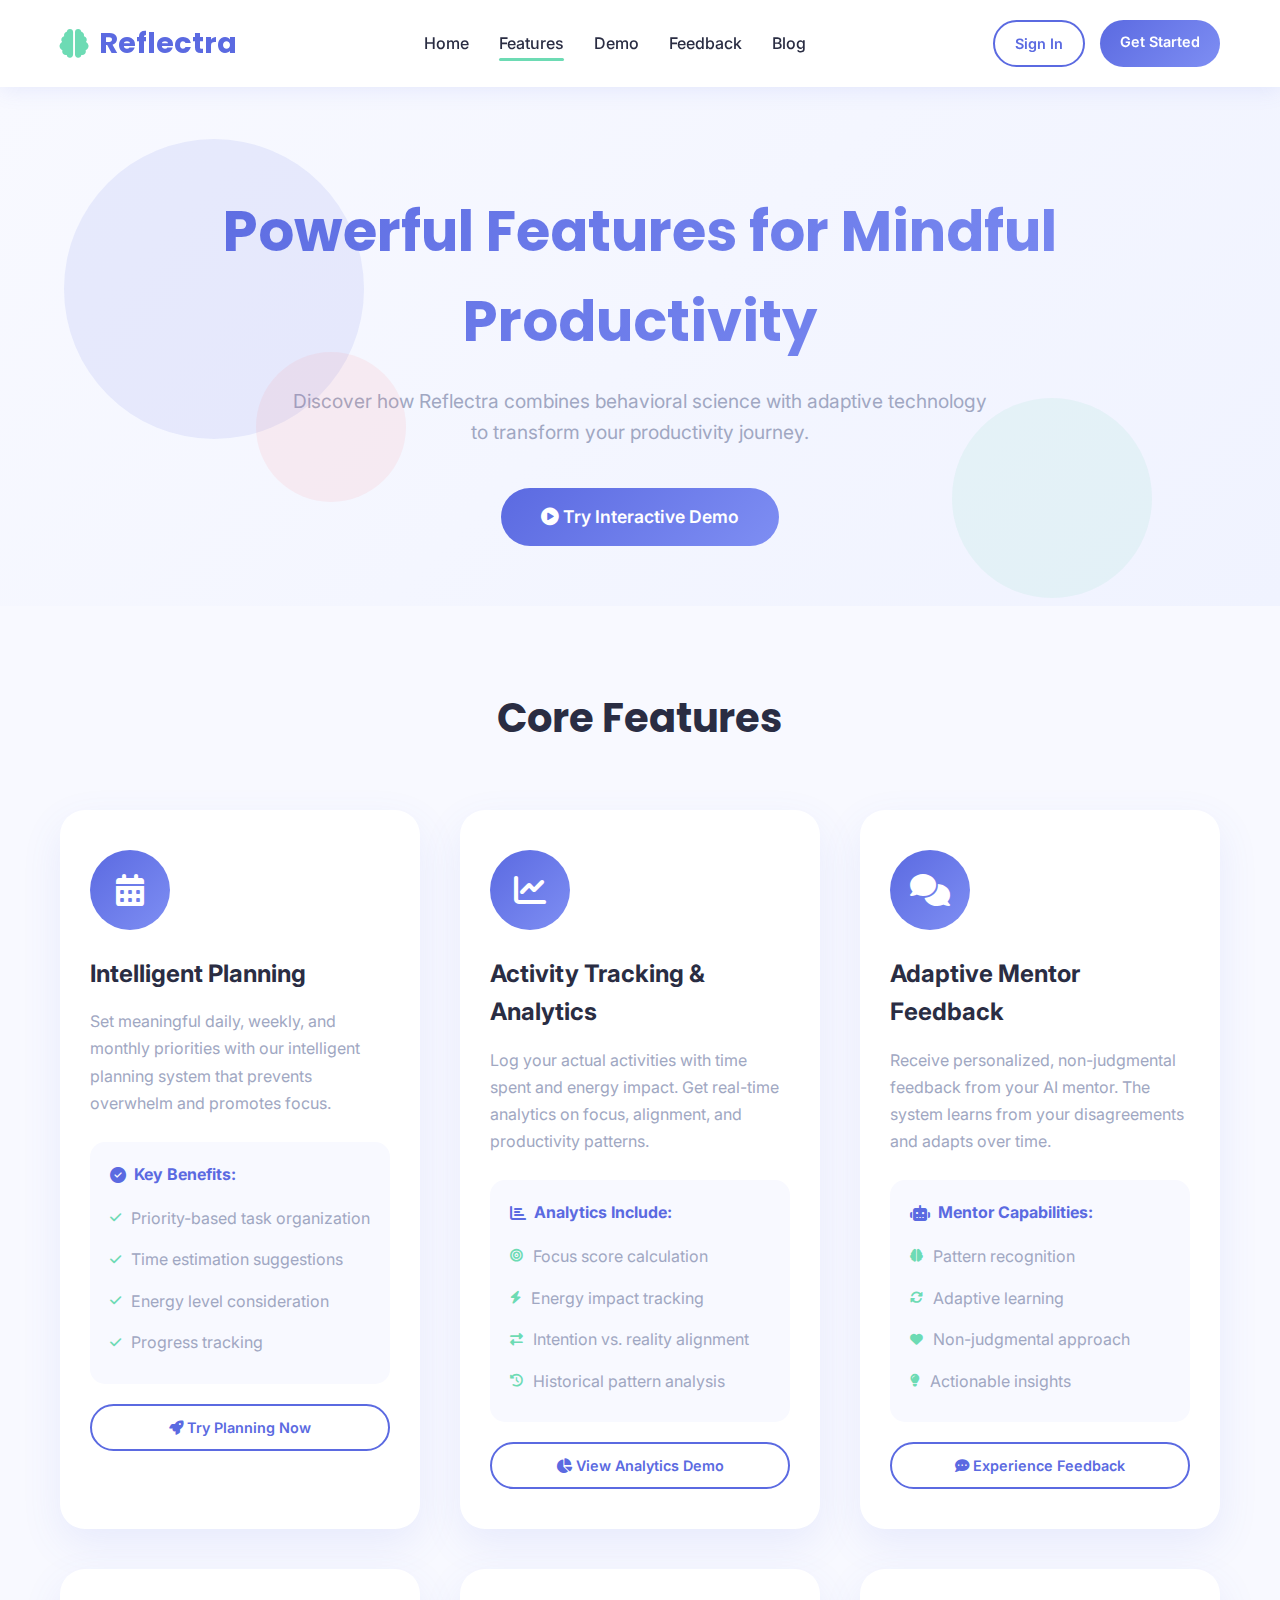
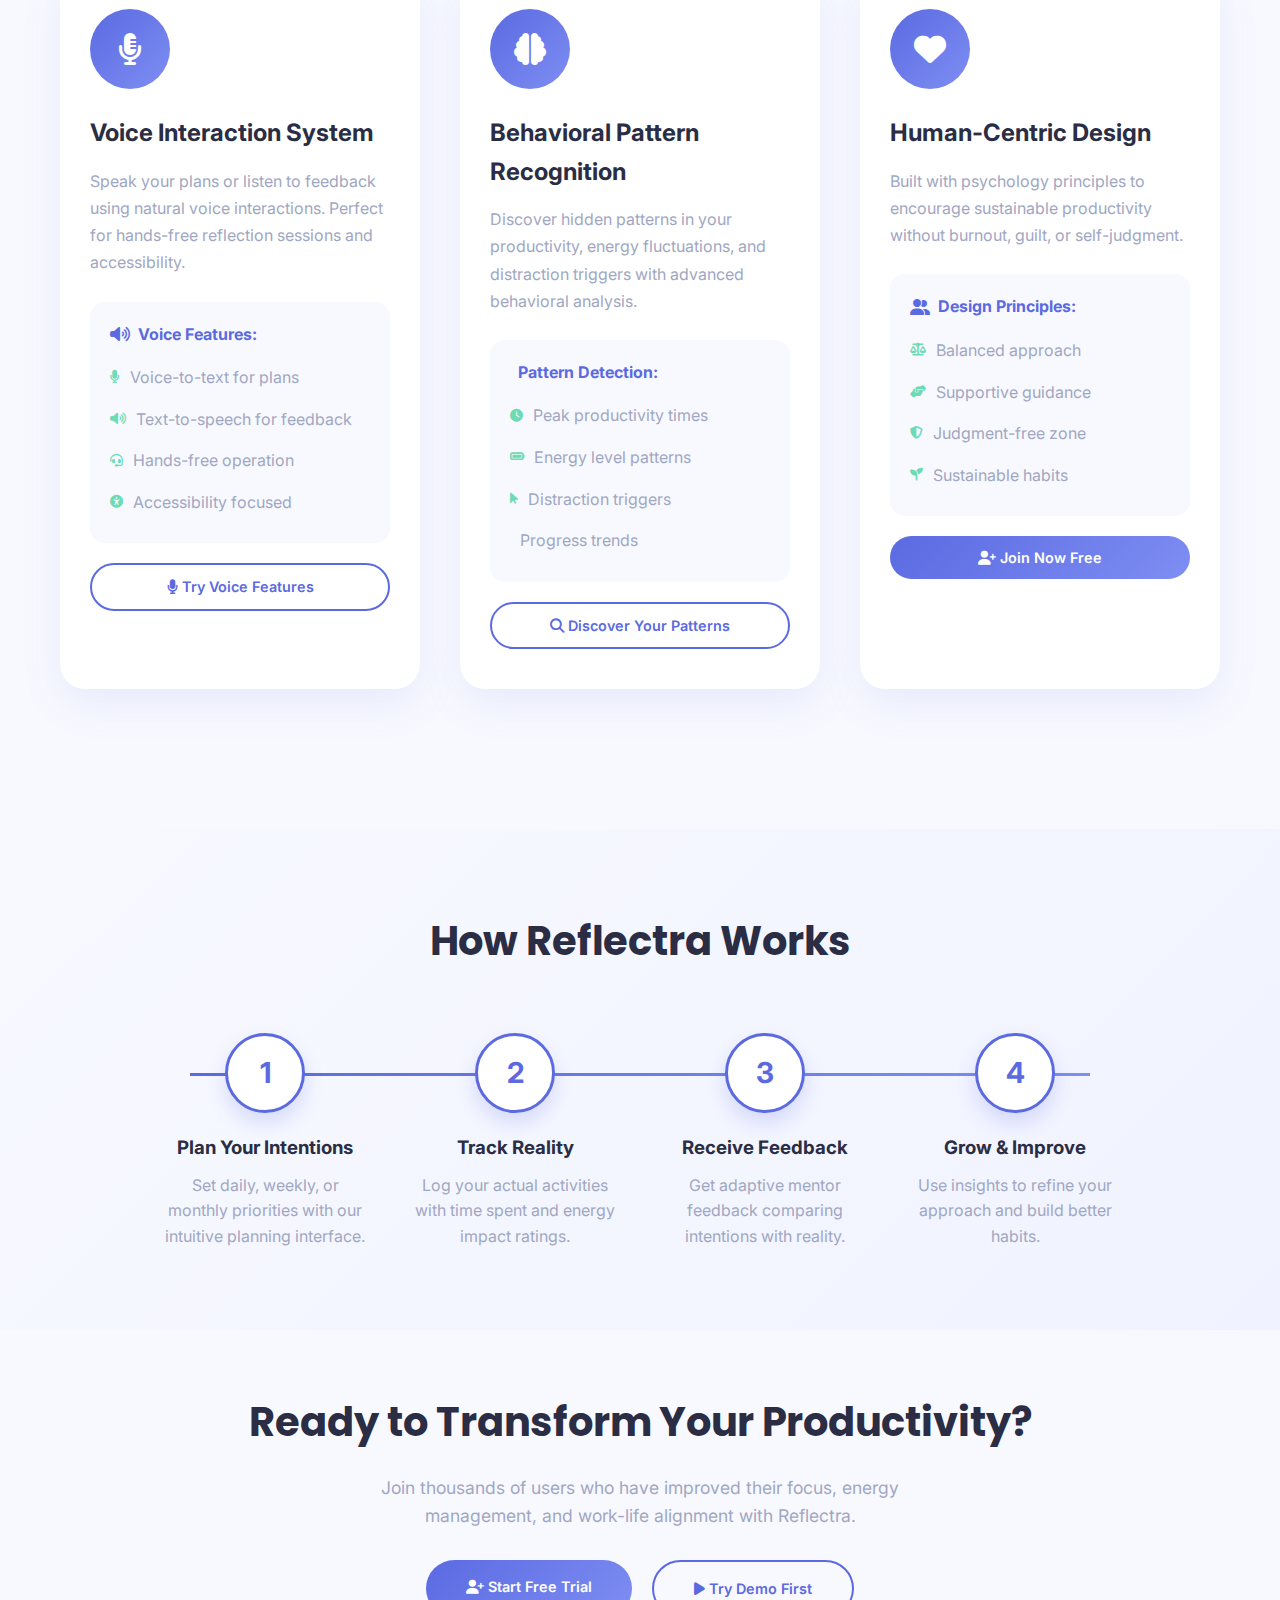
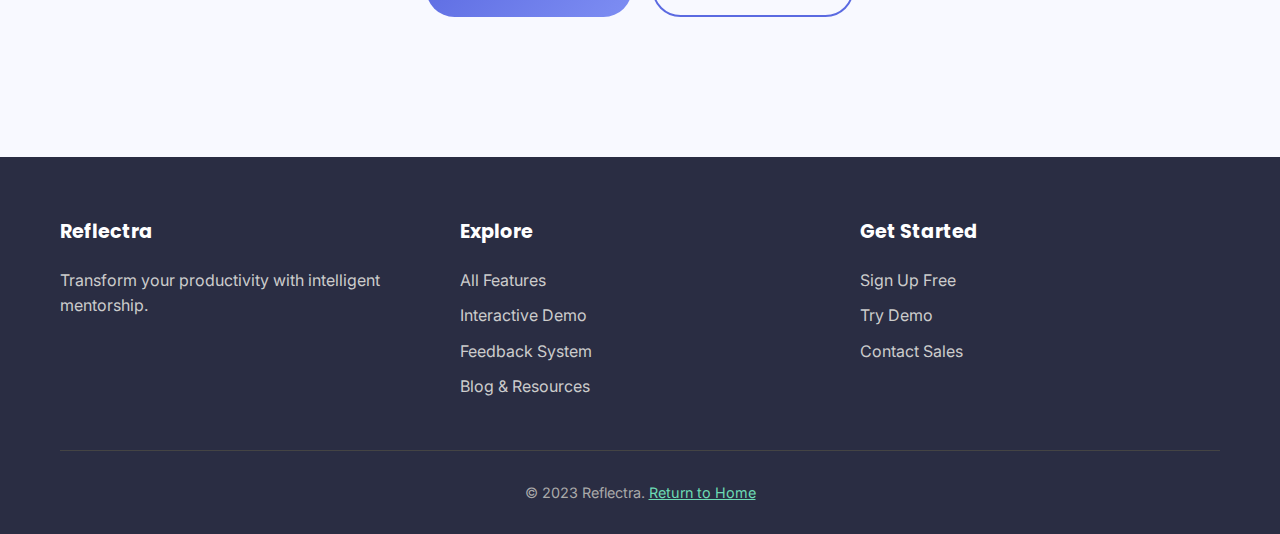
<file: Reflectra/features.html>
<!DOCTYPE html>
<html lang="en">
<head>
    <meta charset="UTF-8">
    <meta name="viewport" content="width=device-width, initial-scale=1.0">
    <title>Reflectra | Features</title>
    <link rel="stylesheet" href="https://cdnjs.cloudflare.com/ajax/libs/font-awesome/6.4.0/css/all.min.css">
    <link href="https://fonts.googleapis.com/css2?family=Poppins:wght@300;400;500;600;700&family=Inter:wght@300;400;500;600&display=swap" rel="stylesheet">
    <link rel="stylesheet" href="styles/main.css">
    <style>
        /* Features Page Specific */
        .hero-features {
            padding: 100px 0 60px;
            background: var(--mentor-bg);
            text-align: center;
            position: relative;
            overflow: hidden;
        }

        .hero-features h1 {
            font-family: 'Poppins', sans-serif;
            font-size: 3.5rem;
            margin-bottom: 20px;
            background: var(--gradient);
            -webkit-background-clip: text;
            background-clip: text;
            color: transparent;
            display: inline-block;
        }

        .hero-features p {
            font-size: 1.2rem;
            color: var(--gray);
            max-width: 700px;
            margin: 0 auto 40px;
        }

        .floating-shapes {
            position: absolute;
            width: 100%;
            height: 100%;
            top: 0;
            left: 0;
            pointer-events: none;
        }

        .shape {
            position: absolute;
            border-radius: 50%;
            opacity: 0.1;
            animation: floatShape 20s infinite linear;
        }

        .shape-1 {
            width: 300px;
            height: 300px;
            background: var(--primary);
            top: 10%;
            left: 5%;
            animation-delay: 0s;
        }

        .shape-2 {
            width: 200px;
            height: 200px;
            background: var(--accent);
            top: 60%;
            right: 10%;
            animation-delay: 5s;
        }

        .shape-3 {
            width: 150px;
            height: 150px;
            background: var(--secondary);
            bottom: 20%;
            left: 20%;
            animation-delay: 10s;
        }

        @keyframes floatShape {
            0% { transform: translateY(0) rotate(0deg); }
            50% { transform: translateY(-30px) rotate(180deg); }
            100% { transform: translateY(0) rotate(360deg); }
        }

        /* Features Grid */
        .features-section {
            padding: 80px 0;
        }

        .features-grid {
            display: grid;
            grid-template-columns: repeat(auto-fit, minmax(350px, 1fr));
            gap: 40px;
            margin-bottom: 60px;
        }

        .feature-card {
            background: white;
            border-radius: 25px;
            padding: 40px 30px;
            box-shadow: 0 15px 40px var(--shadow);
            transition: all 0.4s;
            position: relative;
            overflow: hidden;
        }

        .feature-card::before {
            content: '';
            position: absolute;
            top: 0;
            left: 0;
            width: 100%;
            height: 5px;
            background: var(--gradient);
            transform: scaleX(0);
            transform-origin: left;
            transition: transform 0.4s;
        }

        .feature-card:hover {
            transform: translateY(-15px);
            box-shadow: 0 25px 50px rgba(91, 106, 225, 0.2);
        }

        .feature-card:hover::before {
            transform: scaleX(1);
        }

        .feature-icon {
            width: 80px;
            height: 80px;
            border-radius: 50%;
            background: var(--gradient);
            display: flex;
            align-items: center;
            justify-content: center;
            margin-bottom: 25px;
            color: white;
            font-size: 2rem;
            transition: transform 0.3s;
        }

        .feature-card:hover .feature-icon {
            transform: scale(1.1) rotate(5deg);
        }

        .feature-card h3 {
            font-size: 1.5rem;
            margin-bottom: 15px;
            color: var(--dark);
        }

        .feature-card p {
            color: var(--gray);
            margin-bottom: 25px;
            line-height: 1.7;
        }

        .feature-benefits {
            background: #f8f9ff;
            border-radius: 15px;
            padding: 20px;
            margin-top: 20px;
        }

        .feature-benefits h4 {
            color: var(--primary);
            margin-bottom: 10px;
            font-size: 1rem;
            display: flex;
            align-items: center;
            gap: 8px;
        }

        .feature-benefits ul {
            list-style: none;
            padding-left: 0;
        }

        .feature-benefits li {
            padding: 8px 0;
            color: var(--gray);
            display: flex;
            align-items: center;
            gap: 10px;
        }

        .feature-benefits li i {
            color: var(--accent);
            font-size: 0.8rem;
        }

        /* How It Works */
        .how-it-works {
            padding: 80px 0;
            background: var(--mentor-bg);
        }

        .steps {
            display: flex;
            justify-content: space-between;
            position: relative;
            max-width: 1000px;
            margin: 0 auto;
        }

        .steps::before {
            content: '';
            position: absolute;
            top: 40px;
            left: 50px;
            right: 50px;
            height: 3px;
            background: var(--gradient);
            z-index: 1;
        }

        .step {
            position: relative;
            z-index: 2;
            text-align: center;
            flex: 1;
            padding: 0 20px;
        }

        .step-number {
            width: 80px;
            height: 80px;
            border-radius: 50%;
            background: white;
            border: 3px solid var(--primary);
            display: flex;
            align-items: center;
            justify-content: center;
            margin: 0 auto 20px;
            font-size: 1.8rem;
            font-weight: 700;
            color: var(--primary);
            box-shadow: 0 10px 20px rgba(91, 106, 225, 0.2);
        }

        .step-content h3 {
            margin-bottom: 10px;
            color: var(--dark);
        }

        .step-content p {
            color: var(--gray);
        }

        /* CTA */
        .features-cta {
            text-align: center;
            padding: 60px 0;
        }

        .features-cta h2 {
            font-family: 'Poppins', sans-serif;
            font-size: 2.5rem;
            margin-bottom: 20px;
            color: var(--dark);
        }

        .features-cta p {
            font-size: 1.1rem;
            color: var(--gray);
            max-width: 600px;
            margin: 0 auto 30px;
        }

        @media (max-width: 768px) {
            .steps {
                flex-direction: column;
                gap: 40px;
            }
            
            .steps::before {
                display: none;
            }
            
            .hero-features h1 {
                font-size: 2.5rem;
            }
            
            .features-grid {
                grid-template-columns: 1fr;
            }
        }
    </style>
</head>
<body>
    <!-- Header -->
    <header>
        <div class="container header-content">
            <a href="index.html" class="logo">
                <i class="fas fa-brain"></i>
                <span>Reflectra</span>
            </a>
            <nav>
                <ul>
                    <li><a href="index.html">Home</a></li>
                    <li><a href="features.html" class="active">Features</a></li>
                    <li><a href="demo.html">Demo</a></li>
                    <li><a href="feedback.html">Feedback</a></li>
                    <li><a href="blog.html">Blog</a></li>
                </ul>
            </nav>
            <div class="auth-buttons">
                <a href="signin.html" class="btn btn-outline">Sign In</a>
                <a href="signin.html" class="btn btn-primary">Get Started</a>
            </div>
        </div>
    </header>

    <!-- Hero -->
    <section class="hero-features">
        <div class="floating-shapes">
            <div class="shape shape-1"></div>
            <div class="shape shape-2"></div>
            <div class="shape shape-3"></div>
        </div>
        <div class="container">
            <h1>Powerful Features for Mindful Productivity</h1>
            <p>Discover how Reflectra combines behavioral science with adaptive technology to transform your productivity journey.</p>
            <a href="demo.html" class="btn btn-primary" style="padding: 15px 40px; font-size: 1.1rem;">
                <i class="fas fa-play-circle"></i> Try Interactive Demo
            </a>
        </div>
    </section>

    <!-- Features Grid -->
    <section class="features-section">
        <div class="container">
            <h2 class="section-title">Core Features</h2>
            <div class="features-grid">
                <div class="feature-card">
                    <div class="feature-icon">
                        <i class="fas fa-calendar-alt"></i>
                    </div>
                    <h3>Intelligent Planning</h3>
                    <p>Set meaningful daily, weekly, and monthly priorities with our intelligent planning system that prevents overwhelm and promotes focus.</p>
                    <div class="feature-benefits">
                        <h4><i class="fas fa-check-circle"></i> Key Benefits:</h4>
                        <ul>
                            <li><i class="fas fa-check"></i> Priority-based task organization</li>
                            <li><i class="fas fa-check"></i> Time estimation suggestions</li>
                            <li><i class="fas fa-check"></i> Energy level consideration</li>
                            <li><i class="fas fa-check"></i> Progress tracking</li>
                        </ul>
                    </div>
                    <a href="demo.html#planning" class="btn btn-outline" style="margin-top: 20px; width: 100%;">
                        <i class="fas fa-rocket"></i> Try Planning Now
                    </a>
                </div>

                <div class="feature-card">
                    <div class="feature-icon">
                        <i class="fas fa-chart-line"></i>
                    </div>
                    <h3>Activity Tracking & Analytics</h3>
                    <p>Log your actual activities with time spent and energy impact. Get real-time analytics on focus, alignment, and productivity patterns.</p>
                    <div class="feature-benefits">
                        <h4><i class="fas fa-chart-bar"></i> Analytics Include:</h4>
                        <ul>
                            <li><i class="fas fa-bullseye"></i> Focus score calculation</li>
                            <li><i class="fas fa-bolt"></i> Energy impact tracking</li>
                            <li><i class="fas fa-exchange-alt"></i> Intention vs. reality alignment</li>
                            <li><i class="fas fa-history"></i> Historical pattern analysis</li>
                        </ul>
                    </div>
                    <a href="demo.html#tracking" class="btn btn-outline" style="margin-top: 20px; width: 100%;">
                        <i class="fas fa-chart-pie"></i> View Analytics Demo
                    </a>
                </div>

                <div class="feature-card">
                    <div class="feature-icon">
                        <i class="fas fa-comments"></i>
                    </div>
                    <h3>Adaptive Mentor Feedback</h3>
                    <p>Receive personalized, non-judgmental feedback from your AI mentor. The system learns from your disagreements and adapts over time.</p>
                    <div class="feature-benefits">
                        <h4><i class="fas fa-robot"></i> Mentor Capabilities:</h4>
                        <ul>
                            <li><i class="fas fa-brain"></i> Pattern recognition</li>
                            <li><i class="fas fa-sync-alt"></i> Adaptive learning</li>
                            <li><i class="fas fa-heart"></i> Non-judgmental approach</li>
                            <li><i class="fas fa-lightbulb"></i> Actionable insights</li>
                        </ul>
                    </div>
                    <a href="feedback.html" class="btn btn-outline" style="margin-top: 20px; width: 100%;">
                        <i class="fas fa-comment-dots"></i> Experience Feedback
                    </a>
                </div>

                <div class="feature-card">
                    <div class="feature-icon">
                        <i class="fas fa-microphone-alt"></i>
                    </div>
                    <h3>Voice Interaction System</h3>
                    <p>Speak your plans or listen to feedback using natural voice interactions. Perfect for hands-free reflection sessions and accessibility.</p>
                    <div class="feature-benefits">
                        <h4><i class="fas fa-volume-up"></i> Voice Features:</h4>
                        <ul>
                            <li><i class="fas fa-microphone"></i> Voice-to-text for plans</li>
                            <li><i class="fas fa-volume-up"></i> Text-to-speech for feedback</li>
                            <li><i class="fas fa-headset"></i> Hands-free operation</li>
                            <li><i class="fas fa-universal-access"></i> Accessibility focused</li>
                        </ul>
                    </div>
                    <a href="demo.html#voice" class="btn btn-outline" style="margin-top: 20px; width: 100%;">
                        <i class="fas fa-microphone"></i> Try Voice Features
                    </a>
                </div>

                <div class="feature-card">
                    <div class="feature-icon">
                        <i class="fas fa-brain"></i>
                    </div>
                    <h3>Behavioral Pattern Recognition</h3>
                    <p>Discover hidden patterns in your productivity, energy fluctuations, and distraction triggers with advanced behavioral analysis.</p>
                    <div class="feature-benefits">
                        <h4><i class="fas fa-chart-network"></i> Pattern Detection:</h4>
                        <ul>
                            <li><i class="fas fa-clock"></i> Peak productivity times</li>
                            <li><i class="fas fa-battery-full"></i> Energy level patterns</li>
                            <li><i class="fas fa-mouse-pointer"></i> Distraction triggers</li>
                            <li><i class="fas fa-trend-up"></i> Progress trends</li>
                        </ul>
                    </div>
                    <a href="demo.html#patterns" class="btn btn-outline" style="margin-top: 20px; width: 100%;">
                        <i class="fas fa-search"></i> Discover Your Patterns
                    </a>
                </div>

                <div class="feature-card">
                    <div class="feature-icon">
                        <i class="fas fa-heart"></i>
                    </div>
                    <h3>Human-Centric Design</h3>
                    <p>Built with psychology principles to encourage sustainable productivity without burnout, guilt, or self-judgment.</p>
                    <div class="feature-benefits">
                        <h4><i class="fas fa-user-friends"></i> Design Principles:</h4>
                        <ul>
                            <li><i class="fas fa-balance-scale"></i> Balanced approach</li>
                            <li><i class="fas fa-hands-helping"></i> Supportive guidance</li>
                            <li><i class="fas fa-shield-alt"></i> Judgment-free zone</li>
                            <li><i class="fas fa-seedling"></i> Sustainable habits</li>
                        </ul>
                    </div>
                    <a href="signin.html" class="btn btn-primary" style="margin-top: 20px; width: 100%;">
                        <i class="fas fa-user-plus"></i> Join Now Free
                    </a>
                </div>
            </div>
        </div>
    </section>

    <!-- How It Works -->
    <section class="how-it-works">
        <div class="container">
            <h2 class="section-title">How Reflectra Works</h2>
            <div class="steps">
                <div class="step">
                    <div class="step-number">1</div>
                    <div class="step-content">
                        <h3>Plan Your Intentions</h3>
                        <p>Set daily, weekly, or monthly priorities with our intuitive planning interface.</p>
                    </div>
                </div>
                <div class="step">
                    <div class="step-number">2</div>
                    <div class="step-content">
                        <h3>Track Reality</h3>
                        <p>Log your actual activities with time spent and energy impact ratings.</p>
                    </div>
                </div>
                <div class="step">
                    <div class="step-number">3</div>
                    <div class="step-content">
                        <h3>Receive Feedback</h3>
                        <p>Get adaptive mentor feedback comparing intentions with reality.</p>
                    </div>
                </div>
                <div class="step">
                    <div class="step-number">4</div>
                    <div class="step-content">
                        <h3>Grow & Improve</h3>
                        <p>Use insights to refine your approach and build better habits.</p>
                    </div>
                </div>
            </div>
        </div>
    </section>

    <!-- CTA -->
    <section class="features-cta">
        <div class="container">
            <h2>Ready to Transform Your Productivity?</h2>
            <p>Join thousands of users who have improved their focus, energy management, and work-life alignment with Reflectra.</p>
            <div style="display: flex; gap: 20px; justify-content: center; margin-top: 30px;">
                <a href="signin.html" class="btn btn-primary" style="padding: 15px 40px;">
                    <i class="fas fa-user-plus"></i> Start Free Trial
                </a>
                <a href="demo.html" class="btn btn-outline" style="padding: 15px 40px;">
                    <i class="fas fa-play"></i> Try Demo First
                </a>
            </div>
        </div>
    </section>

    <!-- Footer -->
    <footer>
        <div class="container">
            <div class="footer-content">
                <div class="footer-column">
                    <h3>Reflectra</h3>
                    <p style="color: #ccc; margin-bottom: 20px;">Transform your productivity with intelligent mentorship.</p>
                </div>
                <div class="footer-column">
                    <h3>Explore</h3>
                    <ul>
                        <li><a href="features.html">All Features</a></li>
                        <li><a href="demo.html">Interactive Demo</a></li>
                        <li><a href="feedback.html">Feedback System</a></li>
                        <li><a href="blog.html">Blog & Resources</a></li>
                    </ul>
                </div>
                <div class="footer-column">
                    <h3>Get Started</h3>
                    <ul>
                        <li><a href="signin.html">Sign Up Free</a></li>
                        <li><a href="demo.html">Try Demo</a></li>
                        <li><a href="contact.html">Contact Sales</a></li>
                    </ul>
                </div>
            </div>
            <div class="copyright">
                <p>&copy; 2023 Reflectra. <a href="index.html" style="color: #6DDBB4;">Return to Home</a></p>
            </div>
        </div>
    </footer>

    <script src="js/main.js"></script>
</body>
</html>
</file>
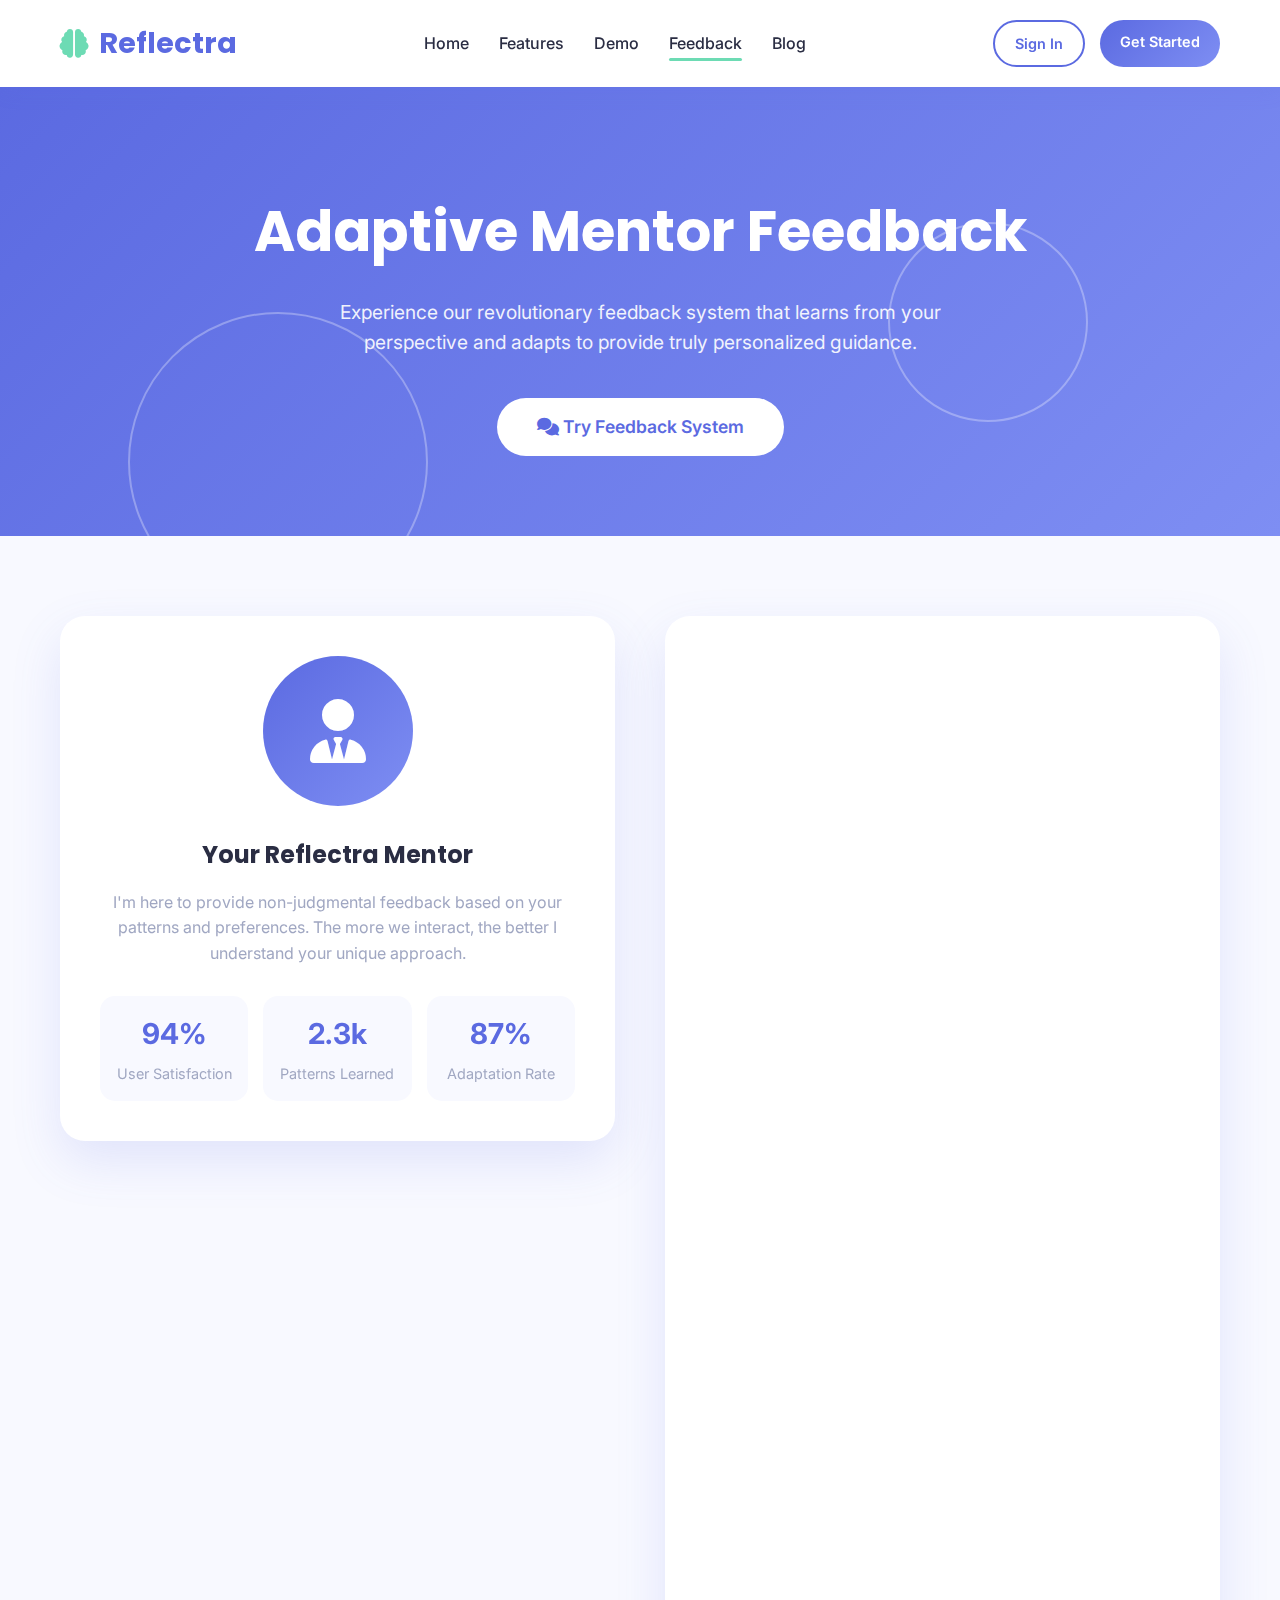
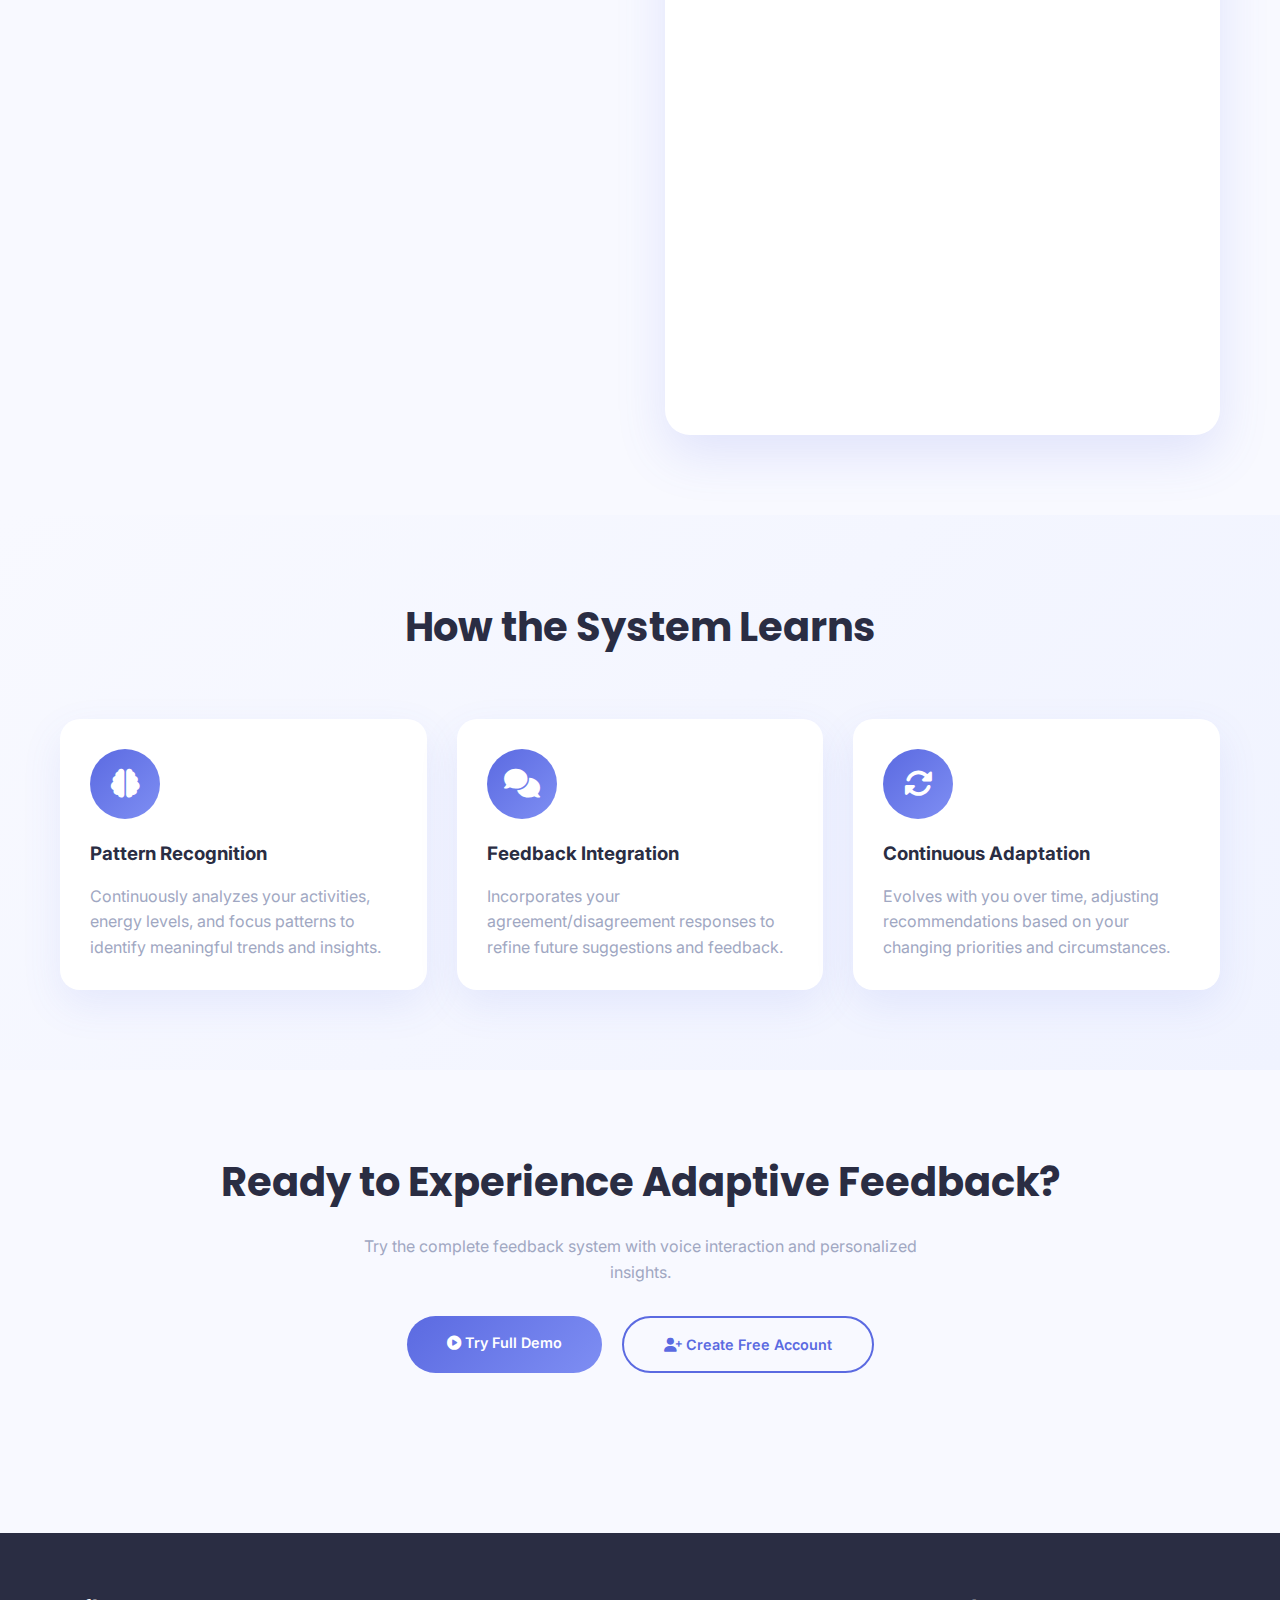
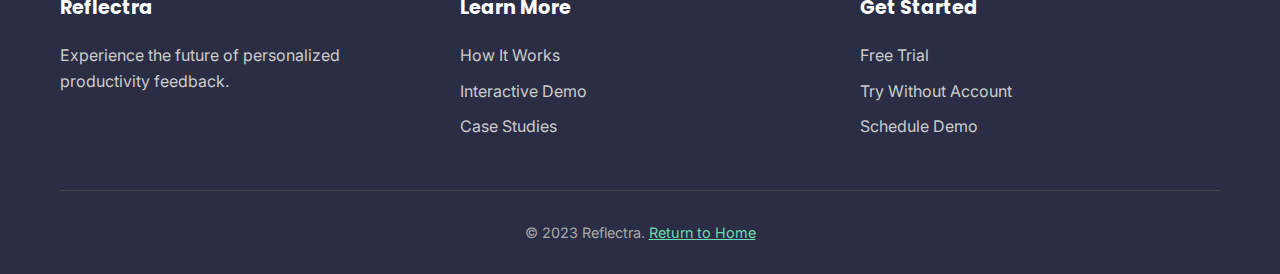
<file: Reflectra/feedback.html>
<!DOCTYPE html>
<html lang="en">
<head>
    <meta charset="UTF-8">
    <meta name="viewport" content="width=device-width, initial-scale=1.0">
    <title>Reflectra | Adaptive Feedback System</title>
    <link rel="stylesheet" href="https://cdnjs.cloudflare.com/ajax/libs/font-awesome/6.4.0/css/all.min.css">
    <link href="https://fonts.googleapis.com/css2?family=Poppins:wght@300;400;500;600;700&family=Inter:wght@300;400;500;600&display=swap" rel="stylesheet">
    <link rel="stylesheet" href="styles/main.css">
    <style>
        /* Feedback Page Specific */
        .feedback-hero {
            padding: 100px 0 80px;
            background: linear-gradient(135deg, var(--primary) 0%, var(--primary-light) 100%);
            color: white;
            text-align: center;
            position: relative;
            overflow: hidden;
        }

        .feedback-hero h1 {
            font-family: 'Poppins', sans-serif;
            font-size: 3.5rem;
            margin-bottom: 20px;
        }

        .feedback-hero p {
            font-size: 1.2rem;
            opacity: 0.9;
            max-width: 700px;
            margin: 0 auto 40px;
        }

        .pulse-ring {
            position: absolute;
            border-radius: 50%;
            border: 2px solid rgba(255, 255, 255, 0.3);
            animation: pulseRing 2s infinite;
        }

        .pulse-ring-1 {
            width: 300px;
            height: 300px;
            top: 50%;
            left: 10%;
            animation-delay: 0s;
        }

        .pulse-ring-2 {
            width: 200px;
            height: 200px;
            top: 30%;
            right: 15%;
            animation-delay: 1s;
        }

        @keyframes pulseRing {
            0% { transform: scale(0.8); opacity: 1; }
            100% { transform: scale(1.5); opacity: 0; }
        }

        /* Feedback System */
        .feedback-system {
            padding: 80px 0;
        }

        .feedback-container {
            display: grid;
            grid-template-columns: 1fr 1fr;
            gap: 50px;
            align-items: start;
        }

        .mentor-side {
            position: sticky;
            top: 120px;
        }

        .mentor-card {
            background: white;
            border-radius: 25px;
            padding: 40px;
            box-shadow: 0 20px 50px rgba(91, 106, 225, 0.15);
            text-align: center;
        }

        .mentor-avatar-large {
            width: 150px;
            height: 150px;
            border-radius: 50%;
            background: var(--gradient);
            display: flex;
            align-items: center;
            justify-content: center;
            margin: 0 auto 30px;
            font-size: 4rem;
            color: white;
            animation: mentorFloat 3s ease-in-out infinite;
        }

        @keyframes mentorFloat {
            0%, 100% { transform: translateY(0); }
            50% { transform: translateY(-15px); }
        }

        .mentor-card h2 {
            font-family: 'Poppins', sans-serif;
            margin-bottom: 15px;
            color: var(--dark);
        }

        .mentor-card p {
            color: var(--gray);
            margin-bottom: 25px;
        }

        .mentor-stats {
            display: grid;
            grid-template-columns: repeat(3, 1fr);
            gap: 15px;
            margin-top: 30px;
        }

        .mentor-stat {
            text-align: center;
            padding: 15px;
            background: #f8f9ff;
            border-radius: 15px;
        }

        .mentor-stat-value {
            font-size: 1.8rem;
            font-weight: 700;
            color: var(--primary);
            margin-bottom: 5px;
        }

        .mentor-stat-label {
            font-size: 0.9rem;
            color: var(--gray);
        }

        /* Feedback Flow */
        .feedback-flow {
            background: white;
            border-radius: 25px;
            padding: 40px;
            box-shadow: 0 20px 50px rgba(91, 106, 225, 0.15);
        }

        .feedback-step {
            margin-bottom: 40px;
            padding-bottom: 40px;
            border-bottom: 2px solid #f0f3ff;
            opacity: 0;
            transform: translateY(20px);
            animation: fadeInUp 0.6s forwards;
        }

        .feedback-step:last-child {
            margin-bottom: 0;
            border-bottom: none;
        }

        .feedback-step:nth-child(1) { animation-delay: 0.2s; }
        .feedback-step:nth-child(2) { animation-delay: 0.4s; }
        .feedback-step:nth-child(3) { animation-delay: 0.6s; }

        @keyframes fadeInUp {
            to {
                opacity: 1;
                transform: translateY(0);
            }
        }

        .step-header {
            display: flex;
            align-items: center;
            gap: 15px;
            margin-bottom: 20px;
        }

        .step-number {
            width: 40px;
            height: 40px;
            border-radius: 50%;
            background: var(--gradient);
            display: flex;
            align-items: center;
            justify-content: center;
            color: white;
            font-weight: 600;
        }

        .step-header h3 {
            color: var(--dark);
            font-size: 1.3rem;
        }

        .feedback-message {
            background: #f8f9ff;
            border-radius: 15px;
            padding: 25px;
            margin: 25px 0;
            border-left: 4px solid var(--accent);
        }

        .feedback-message p {
            color: var(--dark);
            font-size: 1.1rem;
            line-height: 1.6;
        }

        .feedback-actions {
            display: flex;
            gap: 15px;
            margin-top: 20px;
        }

        .action-btn {
            flex: 1;
            padding: 15px 25px;
            border-radius: 12px;
            border: none;
            font-weight: 600;
            cursor: pointer;
            display: flex;
            align-items: center;
            justify-content: center;
            gap: 10px;
            transition: all 0.3s;
        }

        .agree-btn {
            background: var(--accent);
            color: white;
        }

        .disagree-btn {
            background: var(--secondary);
            color: white;
        }

        .action-btn:hover {
            transform: translateY(-3px);
            box-shadow: 0 10px 20px rgba(0,0,0,0.1);
        }

        .disagreement-form {
            display: none;
            margin-top: 20px;
            padding: 25px;
            background: #f8f9ff;
            border-radius: 15px;
            animation: slideDown 0.3s;
        }

        @keyframes slideDown {
            from { opacity: 0; transform: translateY(-10px); }
            to { opacity: 1; transform: translateY(0); }
        }

        .disagreement-form textarea {
            width: 100%;
            padding: 15px;
            border-radius: 10px;
            border: 2px solid #e0e4f7;
            font-family: 'Inter', sans-serif;
            margin-bottom: 15px;
            resize: vertical;
        }

        /* Learning System */
        .learning-system {
            padding: 80px 0;
            background: var(--mentor-bg);
        }

        .learning-cards {
            display: grid;
            grid-template-columns: repeat(auto-fit, minmax(300px, 1fr));
            gap: 30px;
            margin-top: 50px;
        }

        .learning-card {
            background: white;
            border-radius: 20px;
            padding: 30px;
            box-shadow: 0 15px 40px var(--shadow);
            transition: transform 0.3s;
        }

        .learning-card:hover {
            transform: translateY(-10px);
        }

        .learning-icon {
            width: 70px;
            height: 70px;
            border-radius: 50%;
            background: var(--gradient);
            display: flex;
            align-items: center;
            justify-content: center;
            margin-bottom: 20px;
            color: white;
            font-size: 1.8rem;
        }

        .learning-card h3 {
            margin-bottom: 15px;
            color: var(--dark);
        }

        .learning-card p {
            color: var(--gray);
        }

        /* Demo CTA */
        .feedback-demo-cta {
            text-align: center;
            padding: 80px 0;
        }

        .feedback-demo-cta h2 {
            font-family: 'Poppins', sans-serif;
            font-size: 2.5rem;
            margin-bottom: 20px;
            color: var(--dark);
        }

        @media (max-width: 992px) {
            .feedback-container {
                grid-template-columns: 1fr;
            }
            
            .mentor-side {
                position: static;
            }
            
            .feedback-hero h1 {
                font-size: 2.5rem;
            }
        }
    </style>
</head>
<body>
    <!-- Header -->
    <header>
        <div class="container header-content">
            <a href="index.html" class="logo">
                <i class="fas fa-brain"></i>
                <span>Reflectra</span>
            </a>
            <nav>
                <ul>
                    <li><a href="index.html">Home</a></li>
                    <li><a href="features.html">Features</a></li>
                    <li><a href="demo.html">Demo</a></li>
                    <li><a href="feedback.html" class="active">Feedback</a></li>
                    <li><a href="blog.html">Blog</a></li>
                </ul>
            </nav>
            <div class="auth-buttons">
                <a href="signin.html" class="btn btn-outline">Sign In</a>
                <a href="signin.html" class="btn btn-primary">Get Started</a>
            </div>
        </div>
    </header>

    <!-- Hero -->
    <section class="feedback-hero">
        <div class="pulse-ring pulse-ring-1"></div>
        <div class="pulse-ring pulse-ring-2"></div>
        <div class="container">
            <h1>Adaptive Mentor Feedback</h1>
            <p>Experience our revolutionary feedback system that learns from your perspective and adapts to provide truly personalized guidance.</p>
            <a href="#feedback-flow" class="btn" style="background: white; color: var(--primary); padding: 15px 40px; font-size: 1.1rem;">
                <i class="fas fa-comments"></i> Try Feedback System
            </a>
        </div>
    </section>

    <!-- Feedback System -->
    <section class="feedback-system" id="feedback-flow">
        <div class="container">
            <div class="feedback-container">
                <div class="mentor-side">
                    <div class="mentor-card">
                        <div class="mentor-avatar-large">
                            <i class="fas fa-user-tie"></i>
                        </div>
                        <h2>Your Reflectra Mentor</h2>
                        <p>I'm here to provide non-judgmental feedback based on your patterns and preferences. The more we interact, the better I understand your unique approach.</p>
                        
                        <div class="mentor-stats">
                            <div class="mentor-stat">
                                <div class="mentor-stat-value">94%</div>
                                <div class="mentor-stat-label">User Satisfaction</div>
                            </div>
                            <div class="mentor-stat">
                                <div class="mentor-stat-value">2.3k</div>
                                <div class="mentor-stat-label">Patterns Learned</div>
                            </div>
                            <div class="mentor-stat">
                                <div class="mentor-stat-value">87%</div>
                                <div class="mentor-stat-label">Adaptation Rate</div>
                            </div>
                        </div>
                    </div>
                </div>

                <div class="feedback-flow">
                    <div class="feedback-step">
                        <div class="step-header">
                            <div class="step-number">1</div>
                            <h3>Activity Analysis</h3>
                        </div>
                        <p>Based on your recent activity, I've analyzed your productivity patterns over the last week.</p>
                        
                        <div class="feedback-message">
                            <p>"I notice you planned 2 hours for emails on Monday but actually spent 3.5 hours. This isn't necessarily bad, but let's explore if this is a recurring pattern."</p>
                        </div>
                        
                        <div class="feedback-actions">
                            <button class="action-btn agree-btn" onclick="handleAgree(1)">
                                <i class="fas fa-thumbs-up"></i> I Agree, This Is Accurate
                            </button>
                            <button class="action-btn disagree-btn" onclick="showDisagreement(1)">
                                <i class="fas fa-thumbs-down"></i> I See It Differently
                            </button>
                        </div>
                        
                        <div class="disagreement-form" id="disagreement-1">
                            <p><strong>Help me understand:</strong> What's your perspective on this pattern?</p>
                            <textarea rows="3" placeholder="e.g., The extra time was due to an urgent client issue that needed attention..."></textarea>
                            <button class="btn btn-primary" onclick="submitDisagreement(1)">
                                <i class="fas fa-paper-plane"></i> Submit & Help Me Learn
                            </button>
                        </div>
                    </div>

                    <div class="feedback-step">
                        <div class="step-header">
                            <div class="step-number">2</div>
                            <h3>Energy Pattern Recognition</h3>
                        </div>
                        <p>Your energy levels show interesting patterns that affect your productivity.</p>
                        
                        <div class="feedback-message">
                            <p>"Your energy peaks consistently between 9-11 AM. However, you often schedule routine tasks during this time. Have you considered scheduling your most challenging work during these peak hours?"</p>
                        </div>
                        
                        <div class="feedback-actions">
                            <button class="action-btn agree-btn" onclick="handleAgree(2)">
                                <i class="fas fa-thumbs-up"></i> Great Insight!
                            </button>
                            <button class="action-btn disagree-btn" onclick="showDisagreement(2)">
                                <i class="fas fa-thumbs-down"></i> Not Quite Right
                            </button>
                        </div>
                        
                        <div class="disagreement-form" id="disagreement-2">
                            <p><strong>Help me understand:</strong> What's your perspective on this pattern?</p>
                            <textarea rows="3" placeholder="e.g., I prefer to warm up with routine tasks before tackling complex work..."></textarea>
                            <button class="btn btn-primary" onclick="submitDisagreement(2)">
                                <i class="fas fa-paper-plane"></i> Submit & Help Me Learn
                            </button>
                        </div>
                    </div>

                    <div class="feedback-step">
                        <div class="step-header">
                            <div class="step-number">3</div>
                            <h3>Adaptive Suggestion</h3>
                        </div>
                        <p>Based on our previous interactions, here's a personalized suggestion:</p>
                        
                        <div class="feedback-message">
                            <p>"Last time you mentioned preferring to tackle creative work in the afternoon. Given that and your energy patterns, how about trying: Morning (9-11): Email & routine tasks, Afternoon (2-4): Creative deep work, Late afternoon (4-5): Meetings & collaboration?"</p>
                        </div>
                        
                        <div class="feedback-actions">
                            <button class="action-btn agree-btn" onclick="handleAgree(3)">
                                <i class="fas fa-check-circle"></i> Let's Try This
                            </button>
                            <button class="action-btn disagree-btn" onclick="showDisagreement(3)">
                                <i class="fas fa-times-circle"></i> Needs Adjustment
                            </button>
                        </div>
                        
                        <div class="disagreement-form" id="disagreement-3">
                            <p><strong>Help me understand:</strong> What adjustments would work better?</p>
                            <textarea rows="3" placeholder="e.g., I need my afternoons free for team meetings..."></textarea>
                            <button class="btn btn-primary" onclick="submitDisagreement(3)">
                                <i class="fas fa-paper-plane"></i> Submit & Help Me Learn
                            </button>
                        </div>
                    </div>
                </div>
            </div>
        </div>
    </section>

    <!-- Learning System -->
    <section class="learning-system">
        <div class="container">
            <h2 class="section-title">How the System Learns</h2>
            <div class="learning-cards">
                <div class="learning-card">
                    <div class="learning-icon">
                        <i class="fas fa-brain"></i>
                    </div>
                    <h3>Pattern Recognition</h3>
                    <p>Continuously analyzes your activities, energy levels, and focus patterns to identify meaningful trends and insights.</p>
                </div>
                <div class="learning-card">
                    <div class="learning-icon">
                        <i class="fas fa-comments"></i>
                    </div>
                    <h3>Feedback Integration</h3>
                    <p>Incorporates your agreement/disagreement responses to refine future suggestions and feedback.</p>
                </div>
                <div class="learning-card">
                    <div class="learning-icon">
                        <i class="fas fa-sync-alt"></i>
                    </div>
                    <h3>Continuous Adaptation</h3>
                    <p>Evolves with you over time, adjusting recommendations based on your changing priorities and circumstances.</p>
                </div>
            </div>
        </div>
    </section>

    <!-- Demo CTA -->
    <section class="feedback-demo-cta">
        <div class="container">
            <h2>Ready to Experience Adaptive Feedback?</h2>
            <p style="color: var(--gray); max-width: 600px; margin: 0 auto 30px;">
                Try the complete feedback system with voice interaction and personalized insights.
            </p>
            <div style="display: flex; gap: 20px; justify-content: center;">
                <a href="demo.html" class="btn btn-primary" style="padding: 15px 40px;">
                    <i class="fas fa-play-circle"></i> Try Full Demo
                </a>
                <a href="signin.html" class="btn btn-outline" style="padding: 15px 40px;">
                    <i class="fas fa-user-plus"></i> Create Free Account
                </a>
            </div>
        </div>
    </section>

    <!-- Footer -->
    <footer>
        <div class="container">
            <div class="footer-content">
                <div class="footer-column">
                    <h3>Reflectra</h3>
                    <p style="color: #ccc; margin-bottom: 20px;">Experience the future of personalized productivity feedback.</p>
                </div>
                <div class="footer-column">
                    <h3>Learn More</h3>
                    <ul>
                        <li><a href="features.html">How It Works</a></li>
                        <li><a href="demo.html">Interactive Demo</a></li>
                        <li><a href="blog.html">Case Studies</a></li>
                    </ul>
                </div>
                <div class="footer-column">
                    <h3>Get Started</h3>
                    <ul>
                        <li><a href="signin.html">Free Trial</a></li>
                        <li><a href="demo.html">Try Without Account</a></li>
                        <li><a href="#">Schedule Demo</a></li>
                    </ul>
                </div>
            </div>
            <div class="copyright">
                <p>&copy; 2023 Reflectra. <a href="index.html" style="color: #6DDBB4;">Return to Home</a></p>
            </div>
        </div>
    </footer>

    <script src="js/main.js"></script>
    <script>
        function showDisagreement(step) {
            document.getElementById(`disagreement-${step}`).style.display = 'block';
            document.getElementById(`disagreement-${step}`).scrollIntoView({ behavior: 'smooth', block: 'center' });
        }

        function submitDisagreement(step) {
            const textarea = document.querySelector(`#disagreement-${step} textarea`);
            if (textarea.value.trim()) {
                showNotification('Thank you! Your feedback helps me adapt and improve.', 'success');
                document.getElementById(`disagreement-${step}`).style.display = 'none';
                
                // Update mentor message to show learning
                const mentorMessages = [
                    "Thanks for sharing that perspective. I've updated my understanding and will adjust future suggestions accordingly.",
                    "Interesting insight! I've incorporated this into my learning model. Our next interaction will reflect this understanding.",
                    "Your perspective is valuable. I'm updating my algorithms to better align with your unique approach to productivity."
                ];
                
                const randomMessage = mentorMessages[Math.floor(Math.random() * mentorMessages.length)];
                document.querySelectorAll('.feedback-message')[step-1].innerHTML = `<p>${randomMessage}</p>`;
                
                // Clear textarea
                textarea.value = '';
            } else {
                showNotification('Please share your perspective before submitting.', 'error');
            }
        }

        function handleAgree(step) {
            const agreeMessages = [
                "Great! I'll continue building on this understanding.",
                "Perfect! This confirms my insights. Let's continue working together.",
                "Excellent! I'll use this confirmation to refine future recommendations."
            ];
            
            const randomMessage = agreeMessages[Math.floor(Math.random() * agreeMessages.length)];
            showNotification(randomMessage, 'success');
            
            // Animate the button
            const btn = event.target.closest('.agree-btn');
            const originalHTML = btn.innerHTML;
            btn.innerHTML = '<i class="fas fa-check"></i> Feedback Saved';
            btn.style.backgroundColor = 'var(--success)';
            
            setTimeout(() => {
                btn.innerHTML = originalHTML;
                btn.style.backgroundColor = '';
            }, 2000);
        }

        // Initialize with animation
        document.addEventListener('DOMContentLoaded', function() {
            // Add entrance animation to feedback steps
            const steps = document.querySelectorAll('.feedback-step');
            steps.forEach((step, index) => {
                step.style.animationDelay = `${0.2 + (index * 0.2)}s`;
            });
        });
    </script>
</body>
</html>
</file>
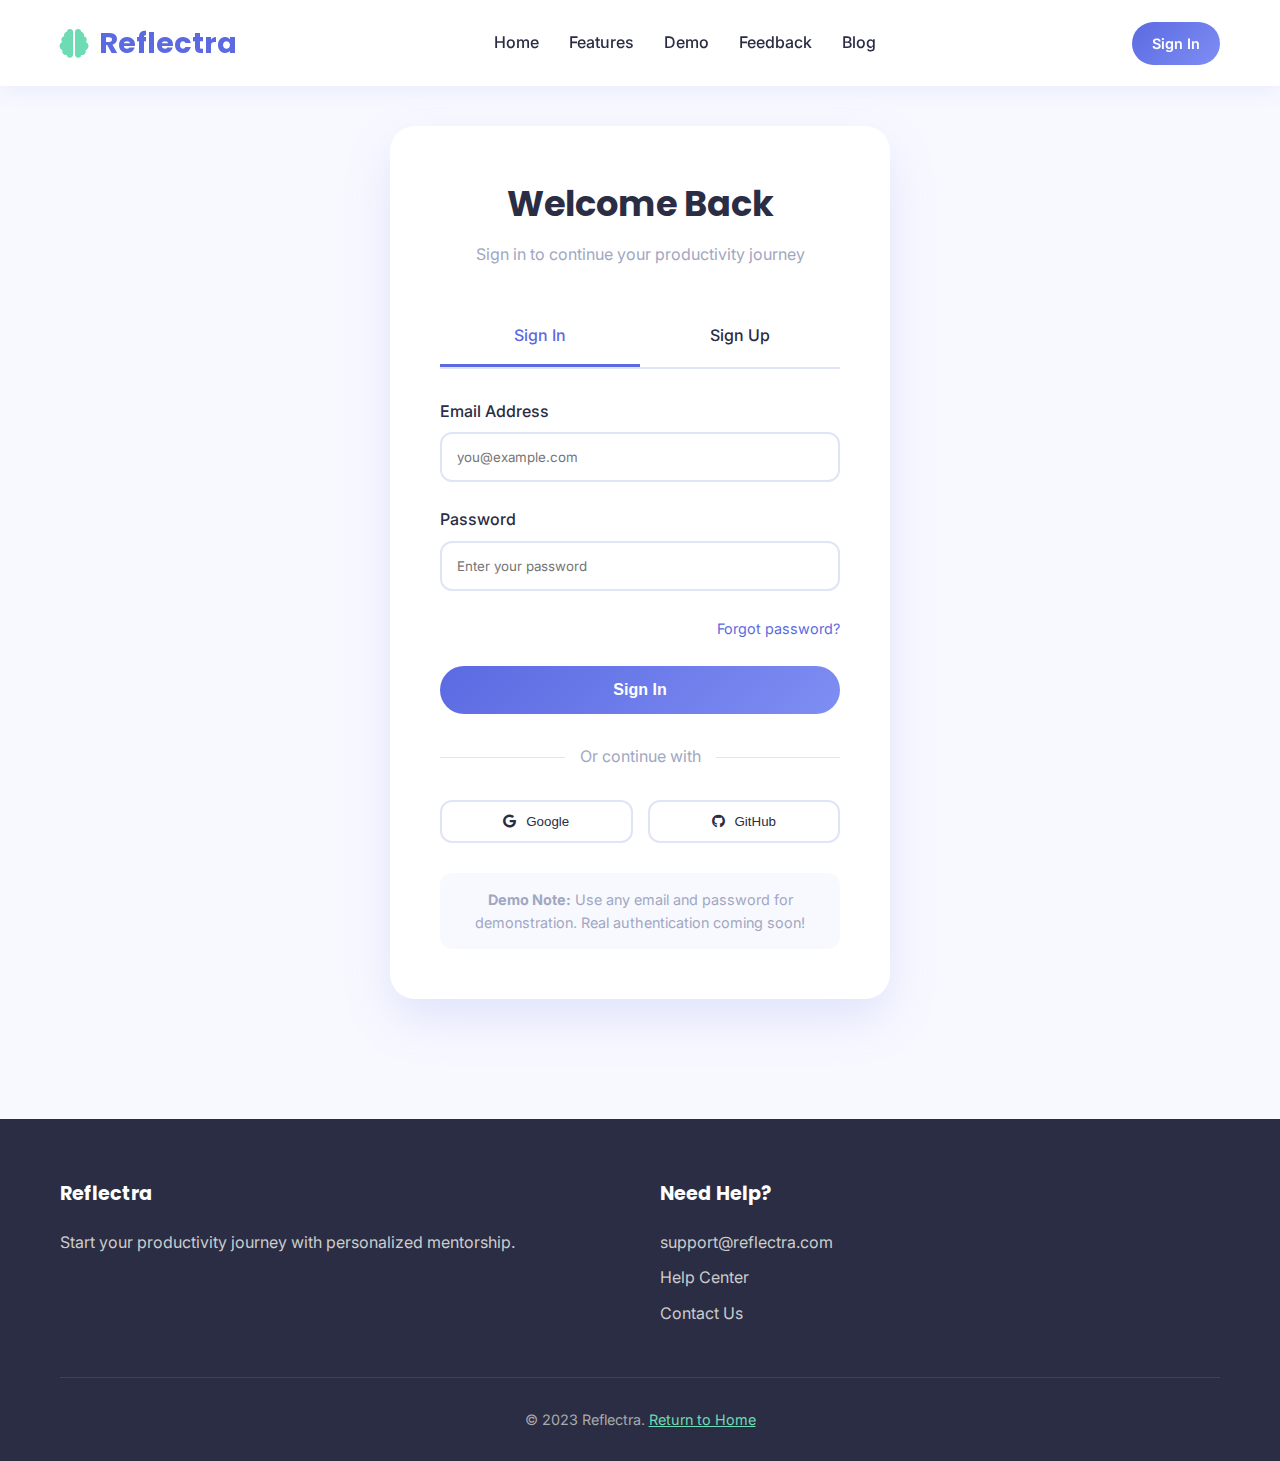
<file: Reflectra/signin.html>
<!DOCTYPE html>
<html lang="en">
<head>
    <meta charset="UTF-8">
    <meta name="viewport" content="width=device-width, initial-scale=1.0">
    <title>Reflectra | Sign In</title>
    <link rel="stylesheet" href="https://cdnjs.cloudflare.com/ajax/libs/font-awesome/6.4.0/css/all.min.css">
    <link href="https://fonts.googleapis.com/css2?family=Poppins:wght@300;400;500;600;700&family=Inter:wght@300;400;500;600&display=swap" rel="stylesheet">
    <link rel="stylesheet" href="styles/main.css">
    <style>
        .auth-container {
            min-height: calc(100vh - 200px);
            display: flex;
            align-items: center;
            justify-content: center;
            padding: 40px 20px;
        }

        .auth-card {
            background: white;
            border-radius: 25px;
            box-shadow: 0 20px 50px rgba(91, 106, 225, 0.15);
            padding: 50px;
            width: 100%;
            max-width: 500px;
        }

        .auth-header {
            text-align: center;
            margin-bottom: 40px;
        }

        .auth-header h1 {
            font-family: 'Poppins', sans-serif;
            font-size: 2.2rem;
            color: var(--dark);
            margin-bottom: 10px;
        }

        .auth-header p {
            color: var(--gray);
        }

        .auth-tabs {
            display: flex;
            margin-bottom: 30px;
            border-bottom: 2px solid #e0e4f7;
        }

        .auth-tab {
            flex: 1;
            text-align: center;
            padding: 15px;
            cursor: pointer;
            font-weight: 500;
            border-bottom: 3px solid transparent;
            transition: all 0.3s;
        }

        .auth-tab.active {
            color: var(--primary);
            border-bottom-color: var(--primary);
        }

        .auth-form {
            display: none;
        }

        .auth-form.active {
            display: block;
        }

        .form-group {
            margin-bottom: 25px;
        }

        .form-group label {
            display: block;
            margin-bottom: 8px;
            font-weight: 500;
            color: var(--dark);
        }

        .form-group input {
            width: 100%;
            padding: 15px;
            border-radius: 12px;
            border: 2px solid #e0e4f7;
            font-family: 'Inter', sans-serif;
            transition: all 0.3s;
        }

        .form-group input:focus {
            outline: none;
            border-color: var(--primary);
            box-shadow: 0 0 0 3px rgba(91, 106, 225, 0.1);
        }

        .forgot-password {
            text-align: right;
            margin-bottom: 25px;
        }

        .forgot-password a {
            color: var(--primary);
            text-decoration: none;
            font-size: 0.9rem;
        }

        .auth-btn {
            width: 100%;
            padding: 15px;
            font-size: 1rem;
        }

        .divider {
            text-align: center;
            margin: 30px 0;
            position: relative;
            color: var(--gray);
        }

        .divider::before {
            content: '';
            position: absolute;
            top: 50%;
            left: 0;
            right: 0;
            height: 1px;
            background: #e0e4f7;
        }

        .divider span {
            background: white;
            padding: 0 15px;
            position: relative;
        }

        .social-login {
            display: flex;
            gap: 15px;
            margin-bottom: 30px;
        }

        .social-btn {
            flex: 1;
            padding: 12px;
            border-radius: 12px;
            border: 2px solid #e0e4f7;
            background: white;
            color: var(--dark);
            cursor: pointer;
            display: flex;
            align-items: center;
            justify-content: center;
            gap: 10px;
            transition: all 0.3s;
        }

        .social-btn:hover {
            border-color: var(--primary);
            transform: translateY(-2px);
        }

        .terms {
            font-size: 0.8rem;
            color: var(--gray);
            text-align: center;
            margin-top: 25px;
        }

        .terms a {
            color: var(--primary);
        }

        .demo-note {
            background: #f8f9ff;
            padding: 15px;
            border-radius: 12px;
            text-align: center;
            margin-top: 25px;
            font-size: 0.9rem;
            color: var(--gray);
        }
    </style>
</head>
<body>
    <!-- Header -->
    <header>
        <div class="container header-content">
            <a href="index.html" class="logo">
                <i class="fas fa-brain"></i>
                <span>Reflectra</span>
            </a>
            <nav>
                <ul>
                    <li><a href="index.html">Home</a></li>
                    <li><a href="features.html">Features</a></li>
                    <li><a href="demo.html">Demo</a></li>
                    <li><a href="feedback.html">Feedback</a></li>
                    <li><a href="blog.html">Blog</a></li>
                </ul>
            </nav>
            <div class="auth-buttons">
                <a href="signin.html" class="btn btn-primary">Sign In</a>
            </div>
        </div>
    </header>

    <!-- Auth Container -->
    <section class="auth-container">
        <div class="container">
            <div class="auth-card">
                <div class="auth-header">
                    <h1>Welcome Back</h1>
                    <p>Sign in to continue your productivity journey</p>
                </div>

                <div class="auth-tabs">
                    <div class="auth-tab active" data-form="signin">Sign In</div>
                    <div class="auth-tab" data-form="signup">Sign Up</div>
                </div>

                <!-- Sign In Form -->
                <div class="auth-form active" id="signin-form">
                    <form id="loginForm">
                        <div class="form-group">
                            <label for="login-email">Email Address</label>
                            <input type="email" id="login-email" placeholder="you@example.com" required>
                        </div>

                        <div class="form-group">
                            <label for="login-password">Password</label>
                            <input type="password" id="login-password" placeholder="Enter your password" required>
                        </div>

                        <div class="forgot-password">
                            <a href="#" id="forgot-password">Forgot password?</a>
                        </div>

                        <button type="submit" class="btn btn-primary auth-btn">
                            Sign In
                        </button>
                    </form>

                    <div class="divider">
                        <span>Or continue with</span>
                    </div>

                    <div class="social-login">
                        <button class="social-btn" id="google-login">
                            <i class="fab fa-google"></i> Google
                        </button>
                        <button class="social-btn" id="github-login">
                            <i class="fab fa-github"></i> GitHub
                        </button>
                    </div>

                    <div class="demo-note">
                        <p><strong>Demo Note:</strong> Use any email and password for demonstration. Real authentication coming soon!</p>
                    </div>
                </div>

                <!-- Sign Up Form -->
                <div class="auth-form" id="signup-form">
                    <form id="registerForm">
                        <div class="form-group">
                            <label for="register-name">Full Name</label>
                            <input type="text" id="register-name" placeholder="John Doe" required>
                        </div>

                        <div class="form-group">
                            <label for="register-email">Email Address</label>
                            <input type="email" id="register-email" placeholder="you@example.com" required>
                        </div>

                        <div class="form-group">
                            <label for="register-password">Password</label>
                            <input type="password" id="register-password" placeholder="Create a strong password" required>
                        </div>

                        <div class="form-group">
                            <label for="register-confirm">Confirm Password</label>
                            <input type="password" id="register-confirm" placeholder="Confirm your password" required>
                        </div>

                        <button type="submit" class="btn btn-primary auth-btn">
                            Create Account
                        </button>
                    </form>

                    <div class="terms">
                        By creating an account, you agree to our <a href="#">Terms of Service</a> and <a href="#">Privacy Policy</a>
                    </div>
                </div>
            </div>
        </div>
    </section>

    <!-- Footer -->
    <footer>
        <div class="container">
            <div class="footer-content">
                <div class="footer-column">
                    <h3>Reflectra</h3>
                    <p style="color: #ccc; margin-bottom: 20px;">Start your productivity journey with personalized mentorship.</p>
                </div>
                <div class="footer-column">
                    <h3>Need Help?</h3>
                    <ul>
                        <li><a href="mailto:support@reflectra.com">support@reflectra.com</a></li>
                        <li><a href="#">Help Center</a></li>
                        <li><a href="#">Contact Us</a></li>
                    </ul>
                </div>
            </div>
            <div class="copyright">
                <p>&copy; 2023 Reflectra. <a href="index.html" style="color: #6DDBB4;">Return to Home</a></p>
            </div>
        </div>
    </footer>

    <script src="js/main.js"></script>
    <script>
        document.addEventListener('DOMContentLoaded', function() {
            // Tab switching
            document.querySelectorAll('.auth-tab').forEach(tab => {
                tab.addEventListener('click', function() {
                    // Remove active class from all tabs and forms
                    document.querySelectorAll('.auth-tab').forEach(t => t.classList.remove('active'));
                    document.querySelectorAll('.auth-form').forEach(f => f.classList.remove('active'));
                    
                    // Add active class to clicked tab
                    this.classList.add('active');
                    
                    // Show corresponding form
                    const formId = this.getAttribute('data-form');
                    document.getElementById(`${formId}-form`).classList.add('active');
                });
            });
            
            // Login form
            document.getElementById('loginForm').addEventListener('submit', function(e) {
                e.preventDefault();
                
                const email = document.getElementById('login-email').value;
                const password = document.getElementById('login-password').value;
                
                // Demo authentication
                if (email && password) {
                    // Save user to localStorage
                    const user = {
                        email: email,
                        name: email.split('@')[0],
                        joined: new Date().toISOString()
                    };
                    localStorage.setItem('reflectraUser', JSON.stringify(user));
                    
                    showNotification('Successfully signed in! Redirecting...', 'success');
                    
                    // Redirect to demo page after 1.5 seconds
                    setTimeout(() => {
                        window.location.href = 'demo.html';
                    }, 1500);
                } else {
                    showNotification('Please fill in all fields', 'error');
                }
            });
            
            // Register form
            document.getElementById('registerForm').addEventListener('submit', function(e) {
                e.preventDefault();
                
                const name = document.getElementById('register-name').value;
                const email = document.getElementById('register-email').value;
                const password = document.getElementById('register-password').value;
                const confirmPassword = document.getElementById('register-confirm').value;
                
                if (!name || !email || !password || !confirmPassword) {
                    showNotification('Please fill in all fields', 'error');
                    return;
                }
                
                if (password !== confirmPassword) {
                    showNotification('Passwords do not match', 'error');
                    return;
                }
                
                if (password.length < 6) {
                    showNotification('Password must be at least 6 characters', 'error');
                    return;
                }
                
                // Save user to localStorage
                const user = {
                    name: name,
                    email: email,
                    joined: new Date().toISOString()
                };
                localStorage.setItem('reflectraUser', JSON.stringify(user));
                
                showNotification('Account created successfully! Redirecting...', 'success');
                
                // Redirect to demo page after 1.5 seconds
                setTimeout(() => {
                    window.location.href = 'demo.html';
                }, 1500);
            });
            
            // Social login buttons
            document.getElementById('google-login').addEventListener('click', function() {
                showNotification('Google authentication will be implemented in production', 'info');
            });
            
            document.getElementById('github-login').addEventListener('click', function() {
                showNotification('GitHub authentication will be implemented in production', 'info');
            });
            
            // Forgot password
            document.getElementById('forgot-password').addEventListener('click', function(e) {
                e.preventDefault();
                showNotification('Password reset feature coming soon!', 'info');
            });
        });
    </script>
</body>
</html>
</file>
<file: Reflectra/styles/main.css>
/* styles/main.css */
:root {
    --primary: #5B6AE1;
    --primary-light: #7E8EF3;
    --secondary: #FF7C7C;
    --accent: #6DDBB4;
    --dark: #2A2D43;
    --light: #F8F9FF;
    --gray: #A0A7C2;
    --success: #4CAF50;
    --warning: #FF9800;
    --shadow: rgba(91, 106, 225, 0.1);
    --gradient: linear-gradient(135deg, #5B6AE1 0%, #7E8EF3 100%);
    --mentor-bg: linear-gradient(135deg, #F8F9FF 0%, #F0F3FF 100%);
}

* {
    margin: 0;
    padding: 0;
    box-sizing: border-box;
}

body {
    font-family: 'Inter', sans-serif;
    background-color: var(--light);
    color: var(--dark);
    line-height: 1.6;
    overflow-x: hidden;
}

.container {
    max-width: 1200px;
    margin: 0 auto;
    padding: 0 20px;
}

/* Header */
header {
    padding: 20px 0;
    background: white;
    box-shadow: 0 4px 20px var(--shadow);
    position: sticky;
    top: 0;
    z-index: 100;
}

.logo {
    display: flex;
    align-items: center;
    gap: 10px;
    font-family: 'Poppins', sans-serif;
    font-weight: 700;
    font-size: 1.8rem;
    color: var(--primary);
    text-decoration: none;
}

.logo i {
    color: var(--accent);
}

.header-content {
    display: flex;
    justify-content: space-between;
    align-items: center;
}

nav ul {
    display: flex;
    list-style: none;
    gap: 30px;
}

nav a {
    text-decoration: none;
    color: var(--dark);
    font-weight: 500;
    font-size: 1rem;
    transition: color 0.3s;
    position: relative;
}

nav a:hover {
    color: var(--primary);
}

nav a.active::after {
    content: '';
    position: absolute;
    width: 100%;
    height: 3px;
    background: var(--accent);
    bottom: -8px;
    left: 0;
    border-radius: 2px;
}

.auth-buttons {
    display: flex;
    gap: 15px;
}

.btn {
    padding: 10px 20px;
    border-radius: 50px;
    font-weight: 600;
    cursor: pointer;
    transition: all 0.3s;
    border: none;
    font-size: 0.9rem;
    text-decoration: none;
    display: inline-block;
    text-align: center;
}

.btn-primary {
    background: var(--gradient);
    color: white;
}

.btn-outline {
    background: transparent;
    color: var(--primary);
    border: 2px solid var(--primary);
}

.btn:hover {
    transform: translateY(-3px);
    box-shadow: 0 8px 20px rgba(91, 106, 225, 0.3);
}

/* Footer */
footer {
    background: var(--dark);
    color: white;
    padding: 60px 0 30px;
    margin-top: 80px;
}

.footer-content {
    display: grid;
    grid-template-columns: repeat(auto-fit, minmax(200px, 1fr));
    gap: 40px;
    margin-bottom: 40px;
}

.footer-column h3 {
    font-family: 'Poppins', sans-serif;
    margin-bottom: 20px;
    font-size: 1.2rem;
}

.footer-column ul {
    list-style: none;
}

.footer-column ul li {
    margin-bottom: 10px;
}

.footer-column a {
    color: #ccc;
    text-decoration: none;
    transition: color 0.3s;
}

.footer-column a:hover {
    color: white;
}

.copyright {
    text-align: center;
    padding-top: 30px;
    border-top: 1px solid #444;
    color: #aaa;
    font-size: 0.9rem;
}

/* Section Common */
.section-title {
    text-align: center;
    font-family: 'Poppins', sans-serif;
    font-size: 2.5rem;
    margin-bottom: 60px;
    color: var(--dark);
}

/* Notification */
.notification {
    position: fixed;
    top: 100px;
    right: 20px;
    background: var(--success);
    color: white;
    padding: 15px 20px;
    border-radius: 10px;
    box-shadow: 0 5px 15px rgba(0,0,0,0.2);
    z-index: 1000;
    display: flex;
    align-items: center;
    gap: 10px;
    max-width: 300px;
    animation: slideIn 0.3s;
}

@keyframes slideIn {
    from { transform: translateX(100%); opacity: 0; }
    to { transform: translateX(0); opacity: 1; }
}

@keyframes slideOut {
    from { transform: translateX(0); opacity: 1; }
    to { transform: translateX(100%); opacity: 0; }
}

/* Responsive */
@media (max-width: 768px) {
    .header-content {
        flex-direction: column;
        gap: 20px;
    }
    
    nav ul {
        gap: 15px;
        flex-wrap: wrap;
        justify-content: center;
    }
    
    .section-title {
        font-size: 2rem;
    }
}
</file>
